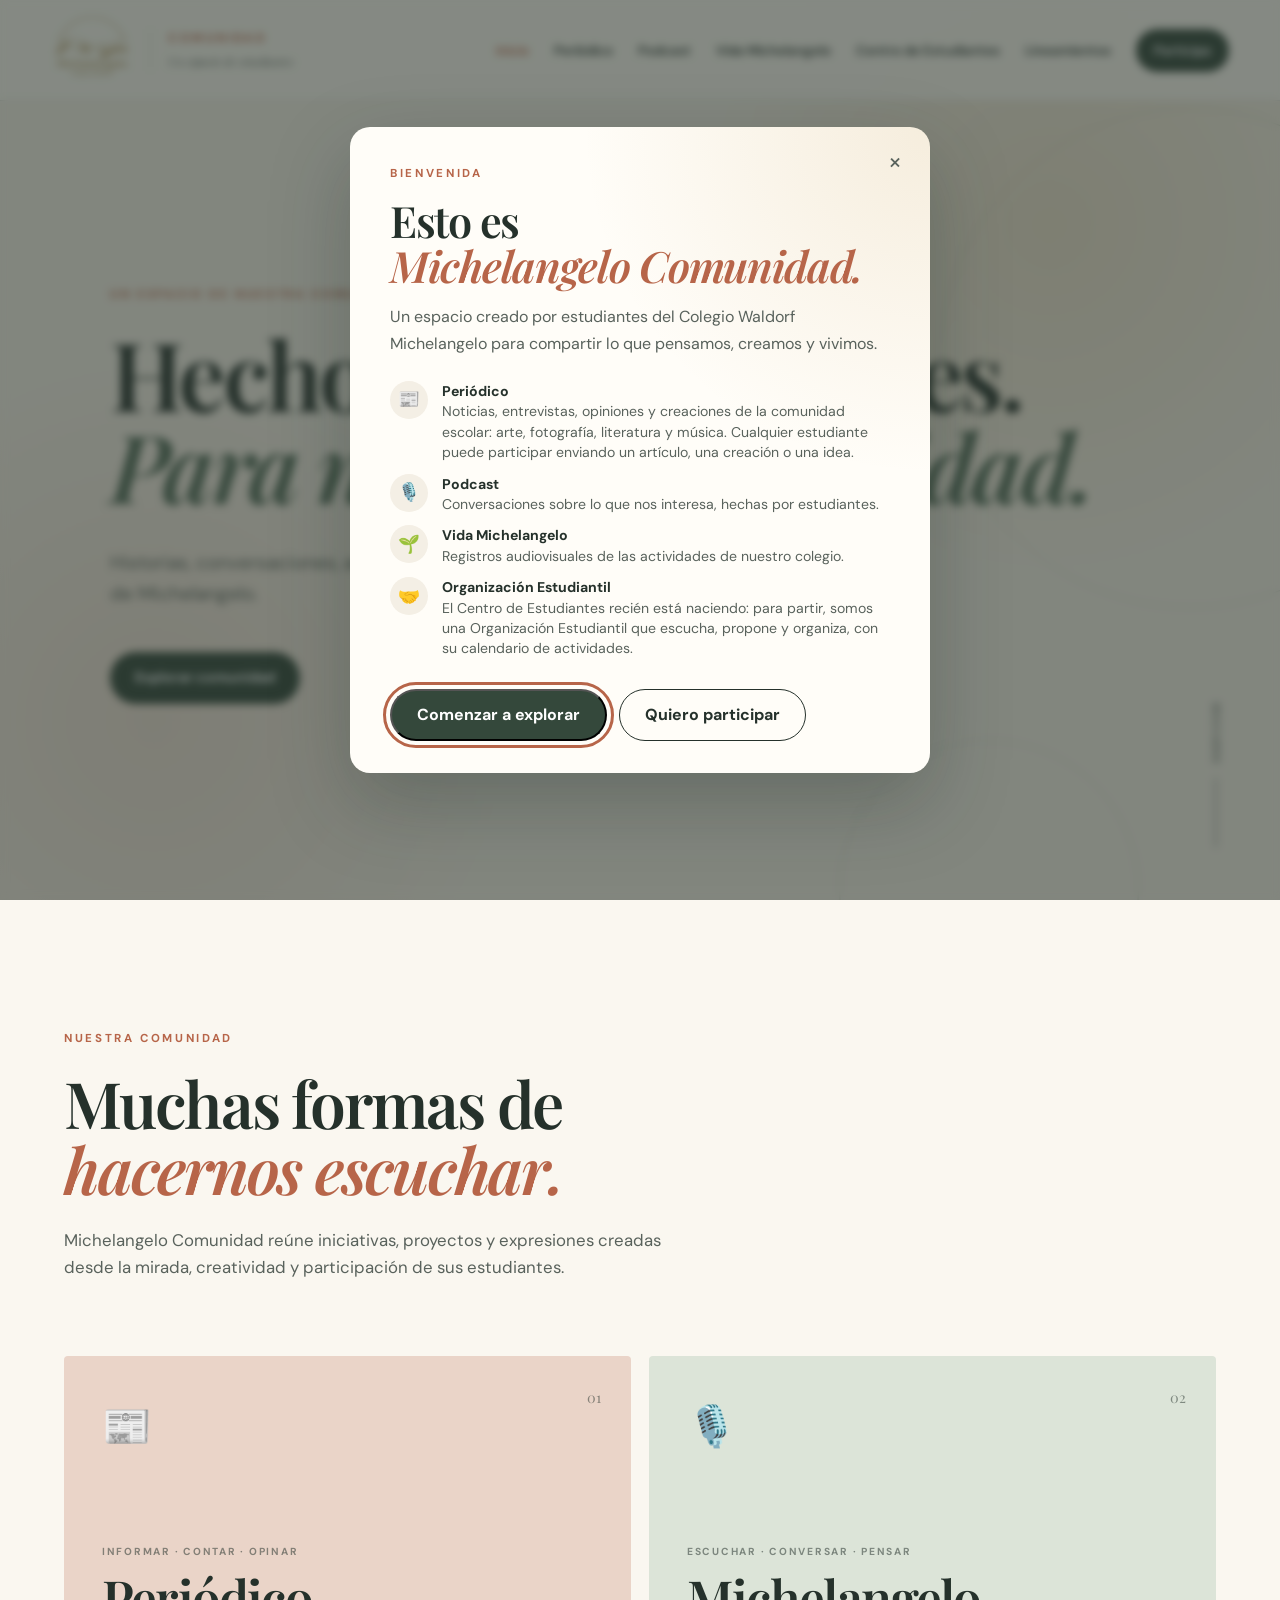
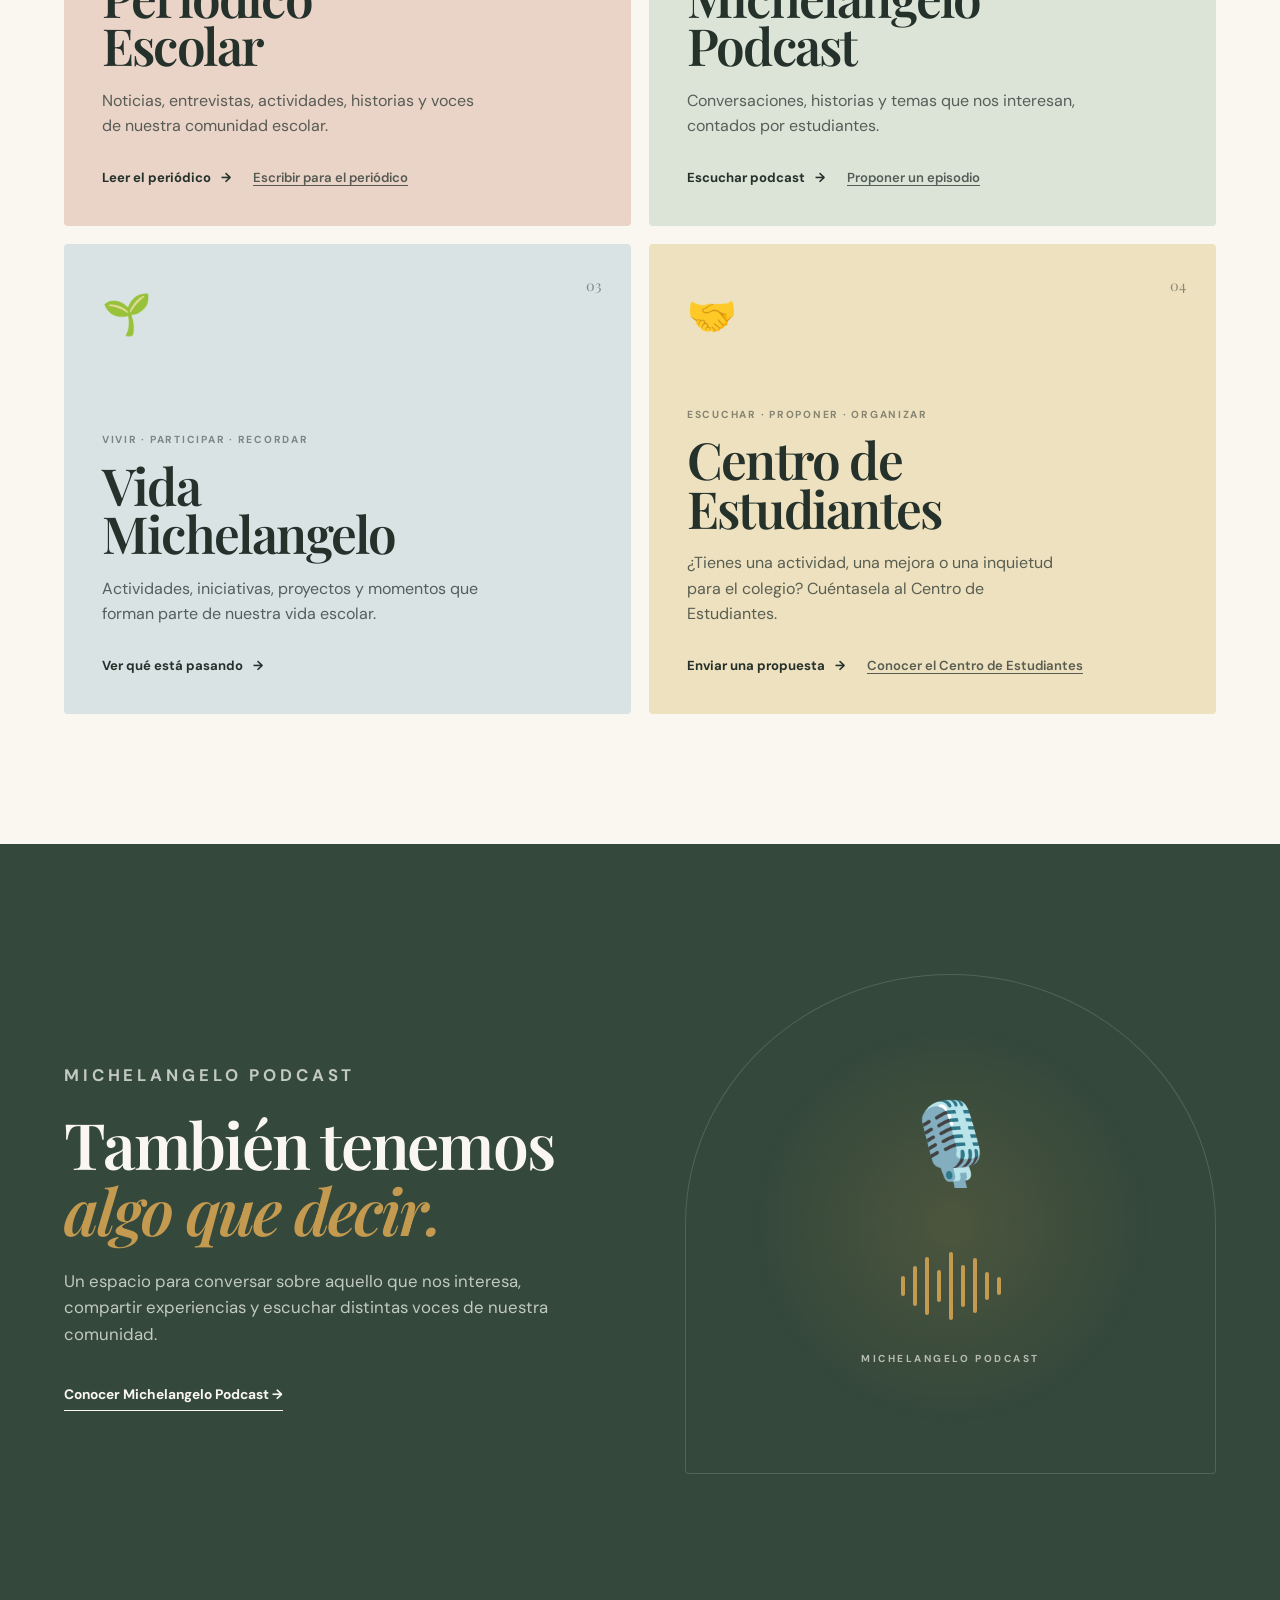
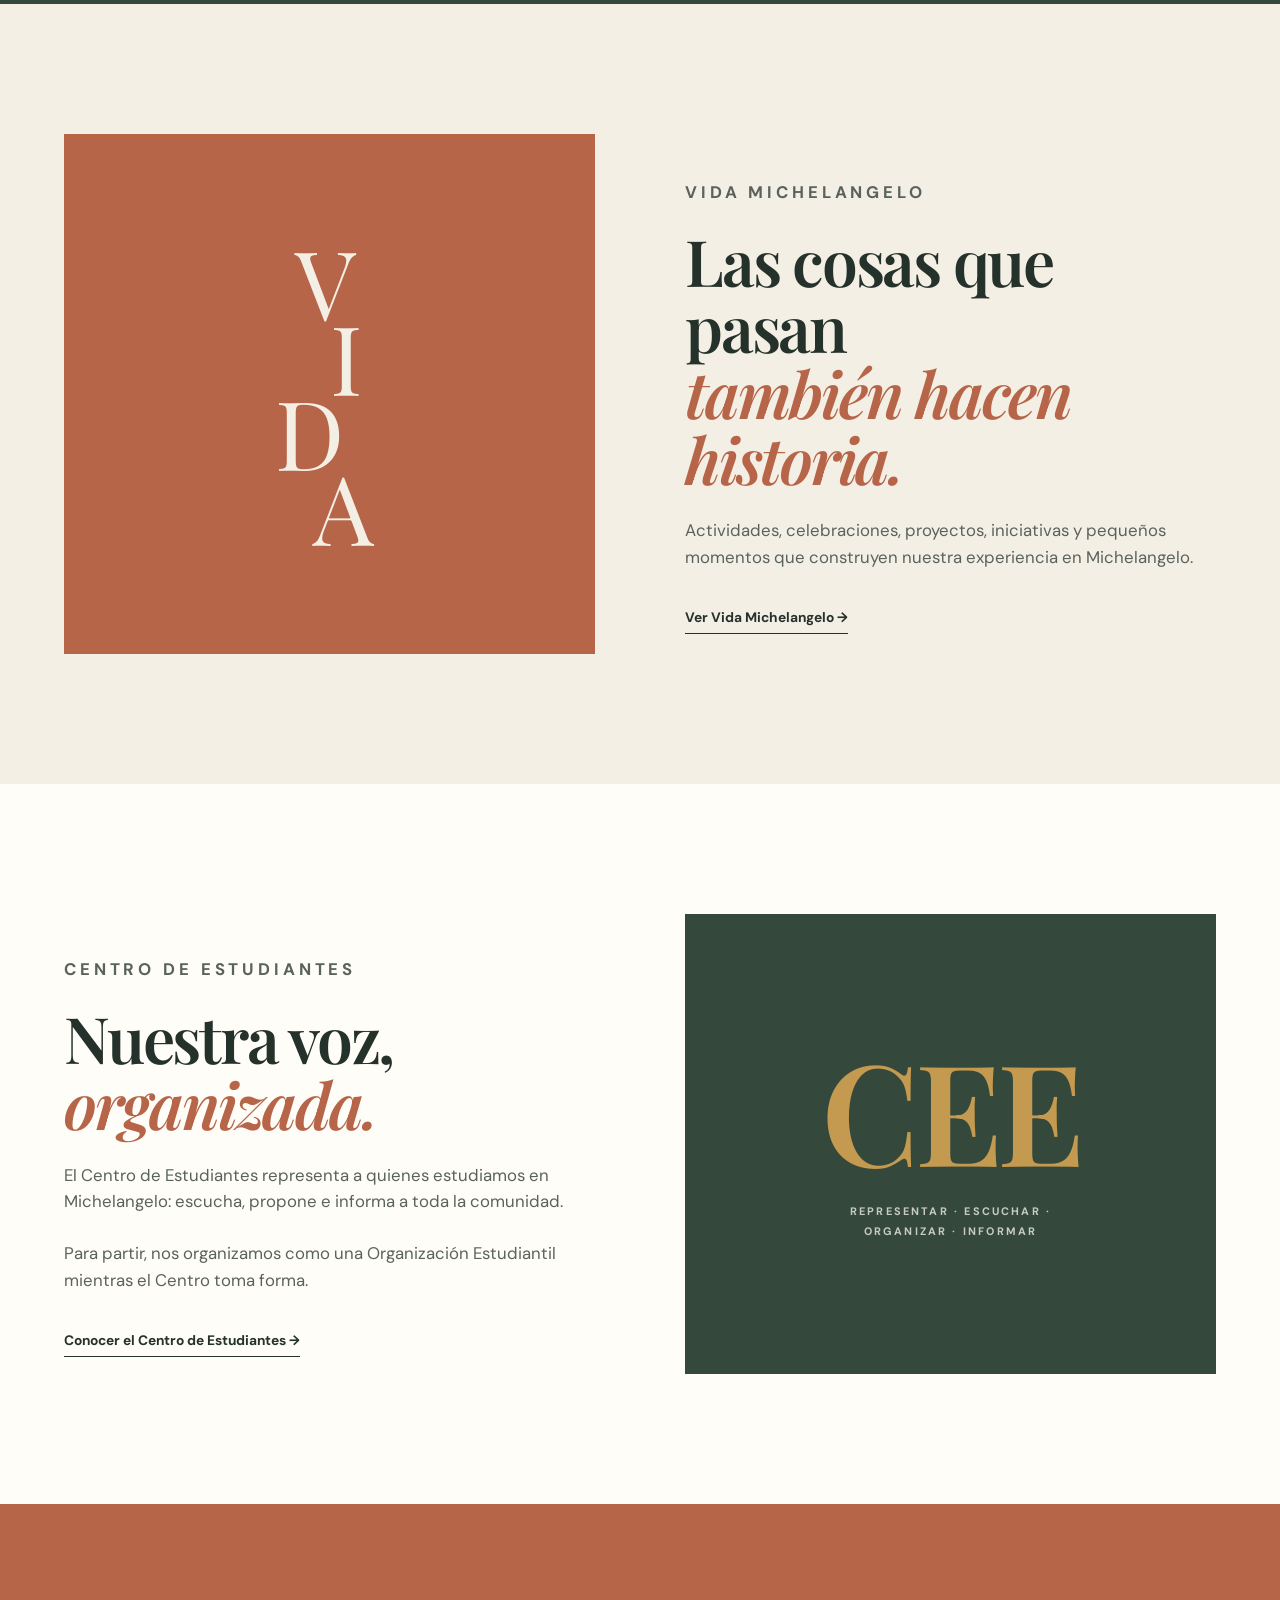
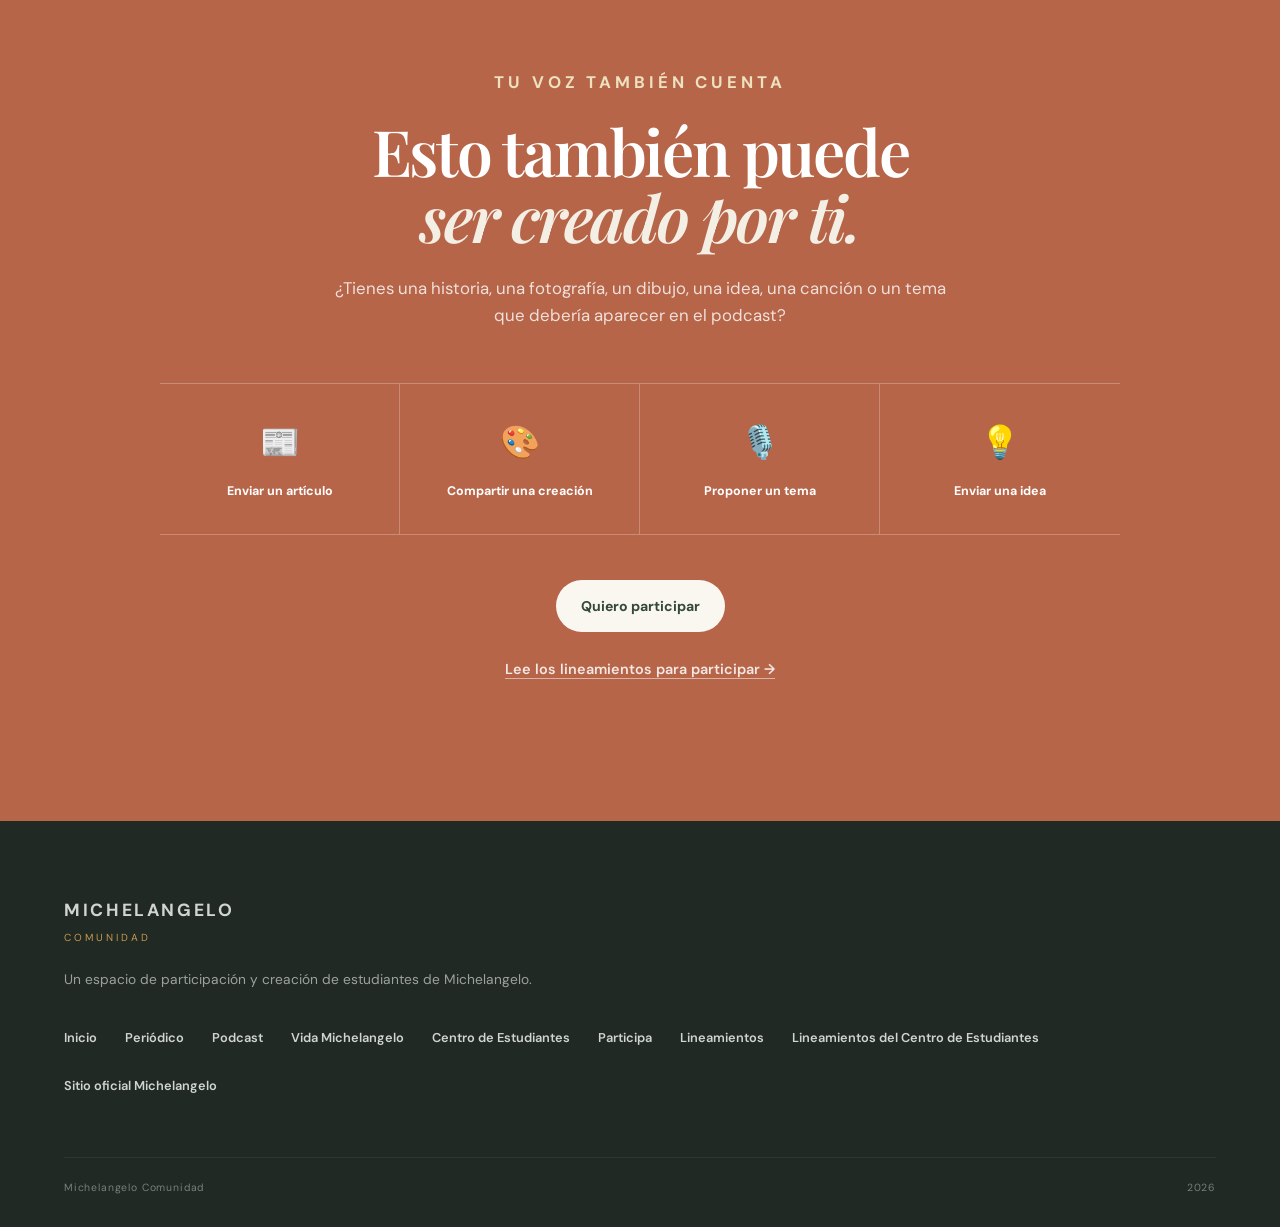
<file: index.html>
<!DOCTYPE html>
<html lang="es">
<head>
  <meta charset="UTF-8">
  <meta name="viewport" content="width=device-width, initial-scale=1.0">

  <title>Michelangelo Comunidad | Voces, ideas y creaciones</title>

  <meta
    name="description"
    content="Un espacio creado por estudiantes de Michelangelo para compartir, crear y participar."
  >

  <!-- FAVICON -->
  <link
    rel="icon"
    type="image/jpeg"
    href="/assets/logo-michelangelo.jpg"
  >

  <!-- ESTILOS -->
  <link rel="stylesheet" href="/css/styles.css">
  <meta name="theme-color" content="#faf7f0">
  <meta property="og:type" content="website">
  <meta property="og:site_name" content="Michelangelo Comunidad">
  <meta property="og:locale" content="es_CL">
  <meta property="og:title" content="Michelangelo Comunidad | Voces, ideas y creaciones">
  <meta property="og:description" content="Un espacio creado por estudiantes de Michelangelo para compartir, crear y participar.">
  <meta property="og:url" content="https://comunidadmichelangelo.vercel.app/">
  <meta property="og:image" content="https://comunidadmichelangelo.vercel.app/assets/logo-michelangelo.jpg">
  <meta name="twitter:card" content="summary">
  <link rel="apple-touch-icon" href="/assets/logo-michelangelo.jpg">
  <link rel="stylesheet" href="/css/comun.css">
</head>

<body>

  <a class="skip-link" href="#contenido">Saltar al contenido principal</a>

  <!-- =====================================================
       HEADER
  ====================================================== -->
  <header class="header" id="inicio">
    <div class="header-container">

      <a
        href="#inicio"
        class="brand"
        aria-label="Michelangelo Comunidad"
      >
        <img
          src="/assets/logo-michelangelo.jpg"
          alt="Michelangelo Colegio Waldorf"
          class="brand-logo"
        >

        <div class="brand-community">
          <span>COMUNIDAD</span>
          <small>Un espacio de estudiantes</small>
        </div>
      </a>

      <button
        class="menu-toggle"
        id="menuToggle"
        aria-label="Abrir menú de navegación"
        aria-controls="mainNav"
        aria-expanded="false"
      >
        <span></span>
        <span></span>
        <span></span>
      </button>

      <nav class="nav" id="mainNav" aria-label="Navegación principal">
        <a href="/" class="active" aria-current="page">Inicio</a>
        <a href="/periodico">Periódico</a>
        <a href="/podcast">Podcast</a>
        <a href="/vida">Vida Michelangelo</a>
        <a href="/centro-estudiantes">Centro de Estudiantes</a>
        <a href="/lineamientos">Lineamientos</a>
        <a href="/participa" class="nav-highlight">Participa</a>
      </nav>

    </div>
  </header>


  <main id="contenido" tabindex="-1">

    <!-- =====================================================
         HERO
    ====================================================== -->
    <section class="hero">

      <div class="hero-decoration hero-decoration-one"></div>
      <div class="hero-decoration hero-decoration-two"></div>

      <div class="hero-content">

        <p class="eyebrow">
          UN ESPACIO DE NUESTRA COMUNIDAD
        </p>

        <h1>
          Hecho por estudiantes.<br>
          <span>Para nuestra comunidad.</span>
        </h1>

        <p class="hero-description">
          Historias, conversaciones, arte, proyectos e ideas
          que nacen dentro de Michelangelo.
        </p>

        <div class="hero-actions">

          <a
            href="#explora"
            class="button button-primary"
          >
            Explorar comunidad
          </a>

        </div>

      </div>

      <div class="scroll-indicator">
        <span>DESCUBRE</span>
        <div class="scroll-line"></div>
      </div>

    </section>


    <!-- =====================================================
         EXPLORA
    ====================================================== -->
    <section class="intro" id="explora">

      <div class="section-container">

        <div class="section-heading">

          <p class="section-label">
            NUESTRA COMUNIDAD
          </p>

          <h2>
            Muchas formas de<br>
            <em>hacernos escuchar.</em>
          </h2>

          <p>
            Michelangelo Comunidad reúne iniciativas,
            proyectos y expresiones creadas desde la mirada,
            creatividad y participación de sus estudiantes.
          </p>

        </div>


        <div class="projects-grid">

          <!-- PERIÓDICO -->
          <article class="project-card newspaper-card">

            <div class="project-number">
              01
            </div>

            <div class="project-icon">
              📰
            </div>

            <div class="project-content">

              <p class="project-category">
                INFORMAR · CONTAR · OPINAR
              </p>

              <h3>
                Periódico<br>
                Escolar
              </h3>

              <p>
                Noticias, entrevistas, actividades,
                historias y voces de nuestra comunidad escolar.
              </p>

              <div class="project-actions">
                <a class="project-link" href="/periodico">
                  Leer el periódico
                  <span>→</span>
                </a>

                <a class="project-participate" href="/participa?tipo=periodico">
                  Escribir para el periódico
                </a>
              </div>

            </div>

          </article>


          <!-- PODCAST -->
          <article class="project-card podcast-card">

            <div class="project-number">
              02
            </div>

            <div class="project-icon">
              🎙️
            </div>

            <div class="project-content">

              <p class="project-category">
                ESCUCHAR · CONVERSAR · PENSAR
              </p>

              <h3>
                Michelangelo<br>
                Podcast
              </h3>

              <p>
                Conversaciones, historias y temas que nos
                interesan, contados por estudiantes.
              </p>

              <div class="project-actions">
                <a class="project-link" href="/podcast">
                  Escuchar podcast
                  <span>→</span>
                </a>

                <a class="project-participate" href="/participa?tipo=podcast">
                  Proponer un episodio
                </a>
              </div>

            </div>

          </article>


          <!-- VIDA MICHELANGELO -->
          <article class="project-card community-card">

            <div class="project-number">
              03
            </div>

            <div class="project-icon">
              🌱
            </div>

            <div class="project-content">

              <p class="project-category">
                VIVIR · PARTICIPAR · RECORDAR
              </p>

              <h3>
                Vida<br>
                Michelangelo
              </h3>

              <p>
                Actividades, iniciativas, proyectos
                y momentos que forman parte de nuestra
                vida escolar.
              </p>

              <div class="project-actions">
                <a class="project-link" href="/vida">
                  Ver qué está pasando
                  <span>→</span>
                </a>
              </div>

            </div>

          </article>


          <!-- CENTRO DE ESTUDIANTES -->
          <article class="project-card center-card">

            <div class="project-number">
              04
            </div>

            <div class="project-icon">
              🤝
            </div>

            <div class="project-content">

              <p class="project-category">
                ESCUCHAR · PROPONER · ORGANIZAR
              </p>

              <h3>
                Centro de<br>
                Estudiantes
              </h3>

              <p>
                ¿Tienes una actividad, una mejora o una
                inquietud para el colegio? Cuéntasela
                al Centro de Estudiantes.
              </p>

              <div class="project-actions">
                <a class="project-link" href="/participa?tipo=centro">
                  Enviar una propuesta
                  <span>→</span>
                </a>

                <a class="project-participate" href="/centro-estudiantes">
                  Conocer el Centro de Estudiantes
                </a>
              </div>

            </div>

          </article>

        </div>

      </div>

    </section>


    <!-- =====================================================
         PODCAST
    ====================================================== -->
    <section
      class="feature-section podcast-section"
      id="podcast"
    >

      <div class="section-container feature-layout">

        <div class="feature-text">

          <p class="section-label">
            MICHELANGELO PODCAST
          </p>

          <h2>
            También tenemos<br>
            <em>algo que decir.</em>
          </h2>

          <p>
            Un espacio para conversar sobre aquello
            que nos interesa, compartir experiencias
            y escuchar distintas voces de nuestra comunidad.
          </p>

          <a
            href="/podcast"
            class="text-link"
          >
            Conocer Michelangelo Podcast →
          </a>

        </div>


        <div class="podcast-visual">

          <div class="microphone">
            🎙️
          </div>

          <div
            class="sound-wave"
            aria-hidden="true"
          >
            <span></span>
            <span></span>
            <span></span>
            <span></span>
            <span></span>
            <span></span>
            <span></span>
            <span></span>
            <span></span>
          </div>

          <p>
            MICHELANGELO PODCAST
          </p>

        </div>

      </div>

    </section>


    <!-- =====================================================
         VIDA MICHELANGELO
    ====================================================== -->
    <section
      class="feature-section life-section"
      id="vida"
    >

      <div class="section-container feature-layout">

        <div class="life-visual">

          <div class="life-word">
            <span>V</span>
            <span>I</span>
            <span>D</span>
            <span>A</span>
          </div>

        </div>


        <div class="feature-text">

          <p class="section-label">
            VIDA MICHELANGELO
          </p>

          <h2>
            Las cosas que pasan<br>
            <em>también hacen historia.</em>
          </h2>

          <p>
            Actividades, celebraciones, proyectos,
            iniciativas y pequeños momentos que construyen
            nuestra experiencia en Michelangelo.
          </p>

          <a
            href="/vida"
            class="text-link"
          >
            Ver Vida Michelangelo →
          </a>

        </div>

      </div>

    </section>


    <!-- =====================================================
         CENTRO DE ESTUDIANTES
    ====================================================== -->
    <section
      class="feature-section center-section"
      id="centro-estudiantes"
    >

      <div class="section-container feature-layout">

        <div class="feature-text">

          <p class="section-label">
            CENTRO DE ESTUDIANTES
          </p>

          <h2>
            Nuestra voz,<br>
            <em>organizada.</em>
          </h2>

          <p>
            El Centro de Estudiantes representa a quienes
            estudiamos en Michelangelo: escucha, propone
            e informa a toda la comunidad.
          </p>

          <p>
            Para partir, nos organizamos como una
            Organización Estudiantil mientras el Centro
            toma forma.
          </p>

          <a
            href="/centro-estudiantes"
            class="text-link"
          >
            Conocer el Centro de Estudiantes →
          </a>

        </div>


        <div class="center-visual" aria-hidden="true">

          <strong>CEE</strong>

          <span>REPRESENTAR · ESCUCHAR · ORGANIZAR · INFORMAR</span>

        </div>

      </div>

    </section>


    <!-- =====================================================
         PARTICIPA
    ====================================================== -->
    <section
      class="participate"
      id="participa"
    >

      <div class="participate-inner">

        <p class="section-label">
          TU VOZ TAMBIÉN CUENTA
        </p>

        <h2>
          Esto también puede<br>
          <em>ser creado por ti.</em>
        </h2>

        <p>
          ¿Tienes una historia, una fotografía,
          un dibujo, una idea, una canción o un tema
          que debería aparecer en el podcast?
        </p>


        <div class="participate-options">

          <a href="/participa">
            <span>📰</span>
            Enviar un artículo
          </a>

          <a href="/participa">
            <span>🎨</span>
            Compartir una creación
          </a>

          <a href="/participa">
            <span>🎙️</span>
            Proponer un tema
          </a>

          <a href="/participa">
            <span>💡</span>
            Enviar una idea
          </a>

        </div>


        <a
          href="/participa"
          class="button button-light"
        >
          Quiero participar
        </a>

        <a
          href="/lineamientos"
          class="participate-guidelines"
        >
          Lee los lineamientos para participar →
        </a>

      </div>

    </section>

  </main>


  <!-- =====================================================
       FOOTER
  ====================================================== -->
  <footer class="footer">

    <div class="footer-container">

      <div class="footer-brand">

        <strong>
          MICHELANGELO
        </strong>

        <span>
          COMUNIDAD
        </span>

      </div>


      <p>
        Un espacio de participación y creación
        de estudiantes de Michelangelo.
      </p>


      <div class="footer-links">
        <a href="/">Inicio</a>
        <a href="/periodico">Periódico</a>
        <a href="/podcast">Podcast</a>
        <a href="/vida">Vida Michelangelo</a>
        <a href="/centro-estudiantes">Centro de Estudiantes</a>
        <a href="/participa">Participa</a>
        <a href="/lineamientos">Lineamientos</a>
        <a href="/lineamientos#centro-estudiantes">Lineamientos del Centro de Estudiantes</a>
        <a href="https://michelangelo.cl/" target="_blank" rel="noopener noreferrer">Sitio oficial Michelangelo</a>
      </div>


      <div class="footer-bottom">

        <span>
          Michelangelo Comunidad
        </span>

        <span id="currentYear"></span>

      </div>

    </div>

  </footer>


  <script src="/js/app.js"></script>

</body>
</html>
</file>
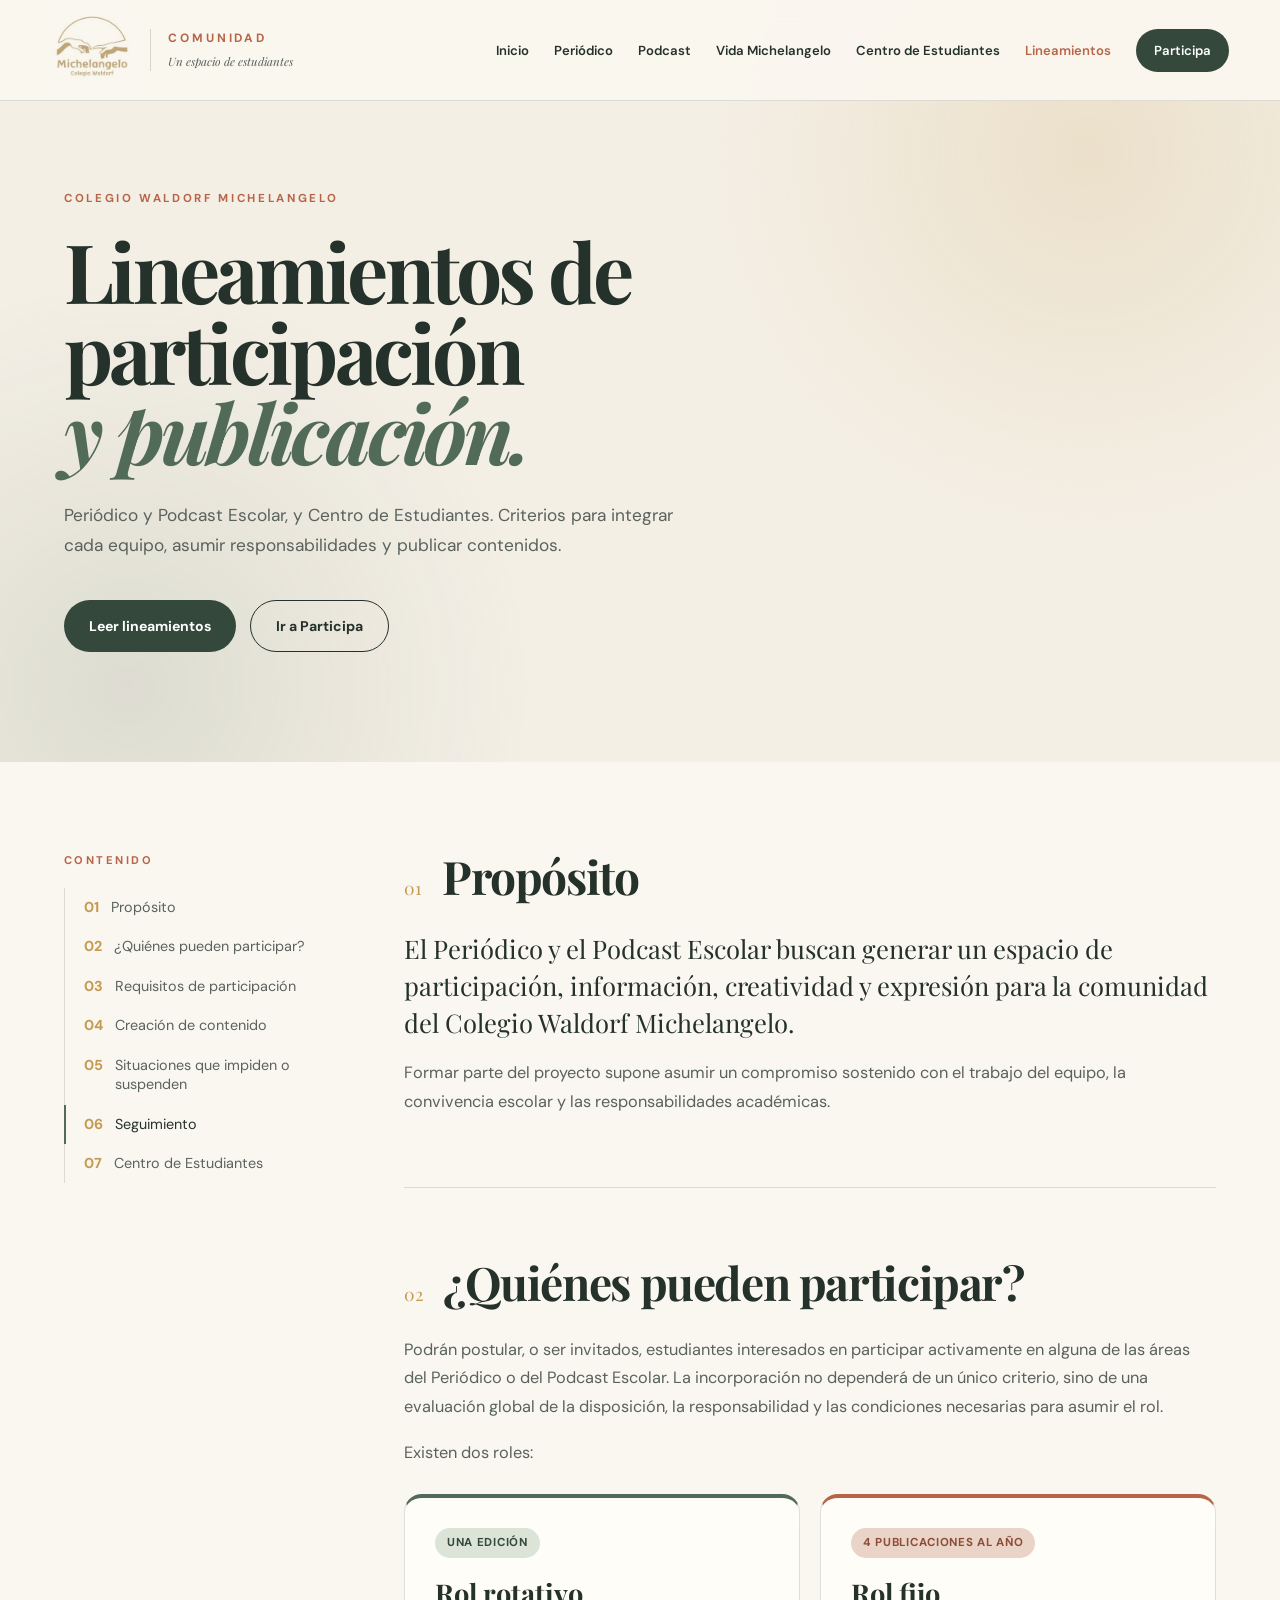
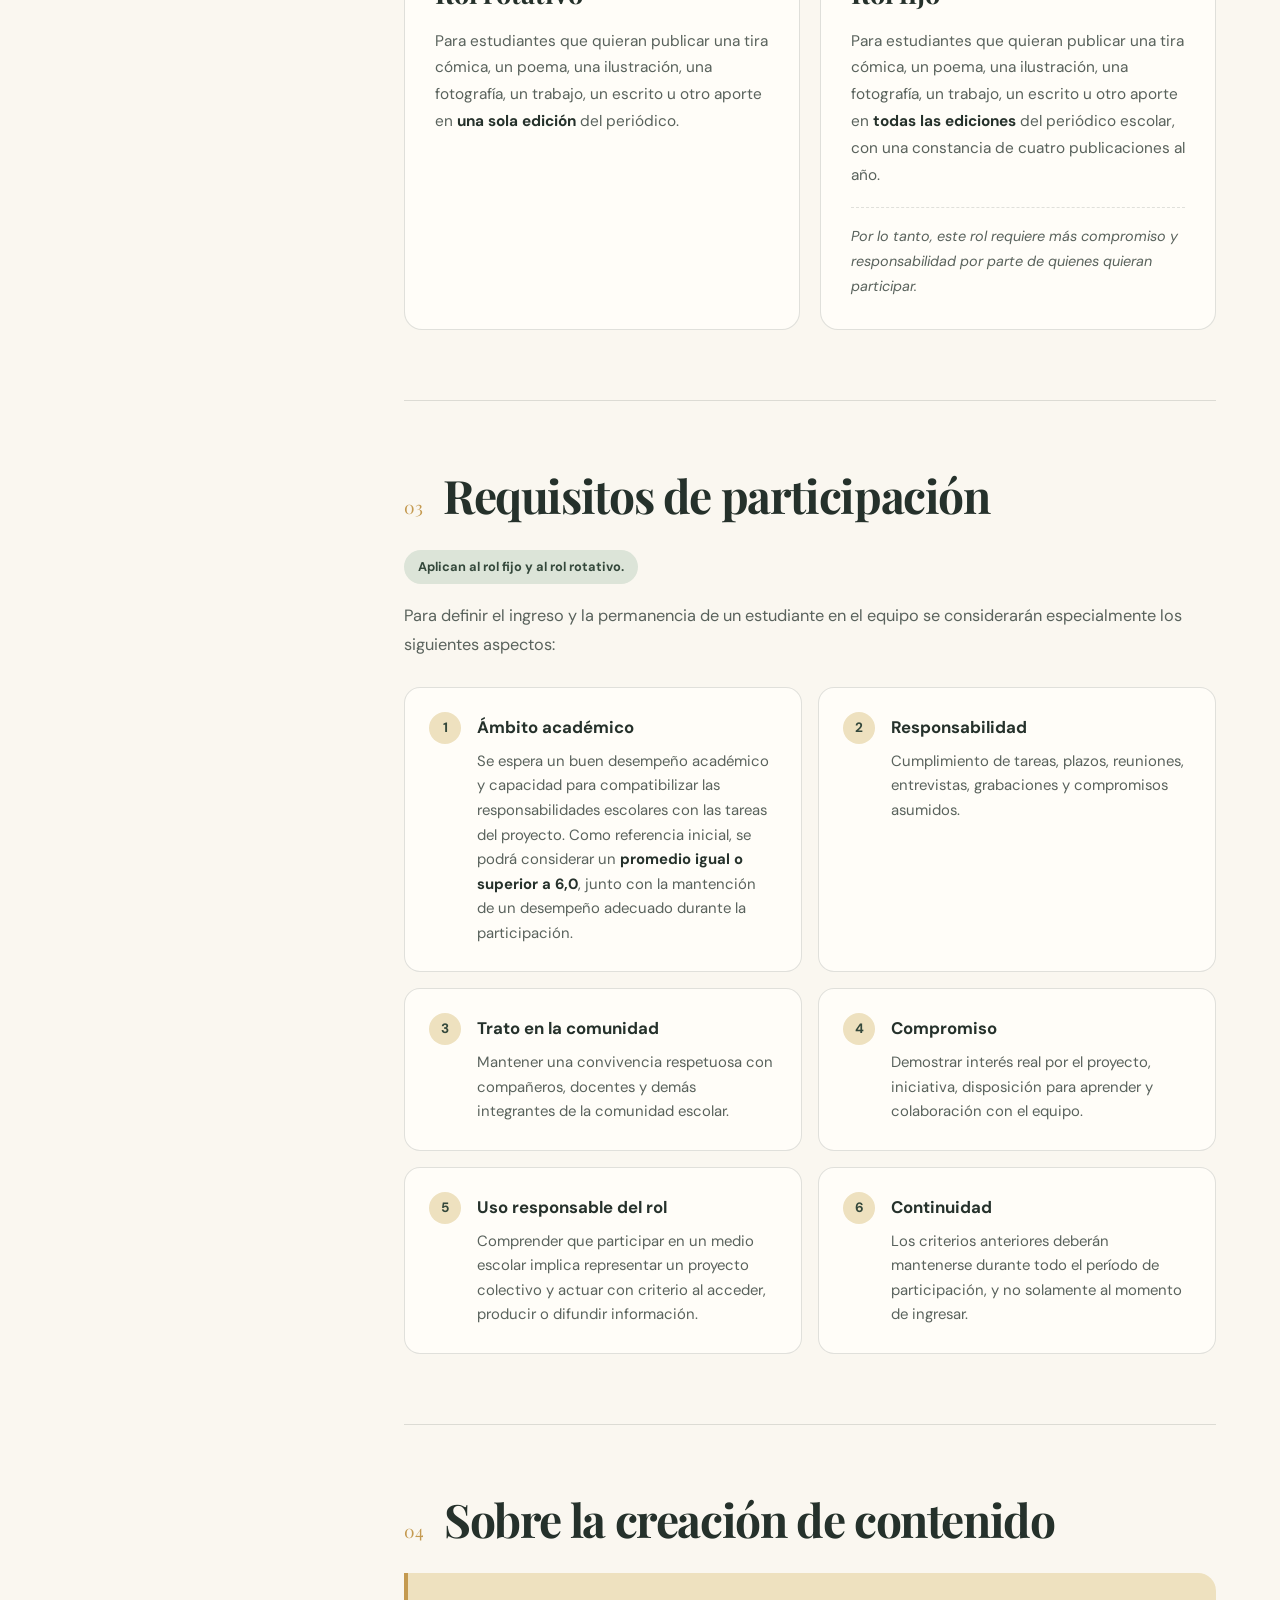
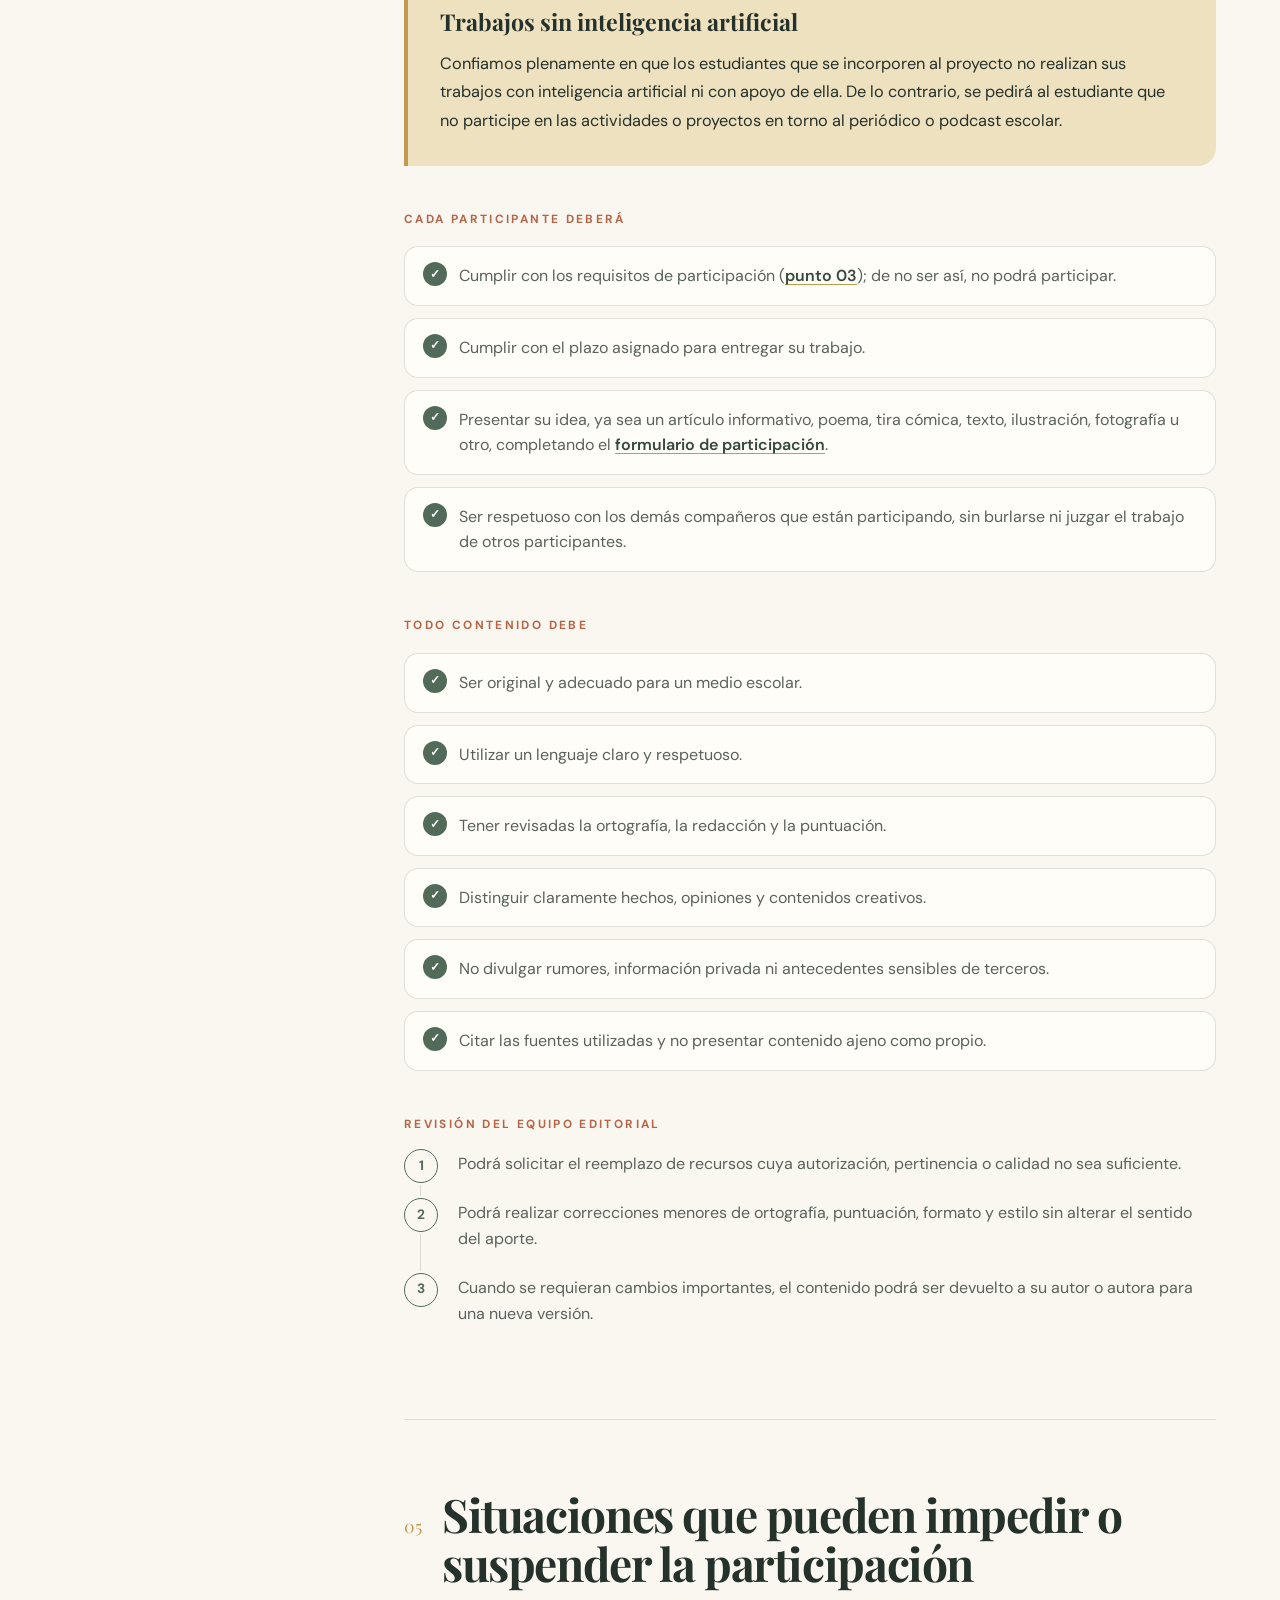
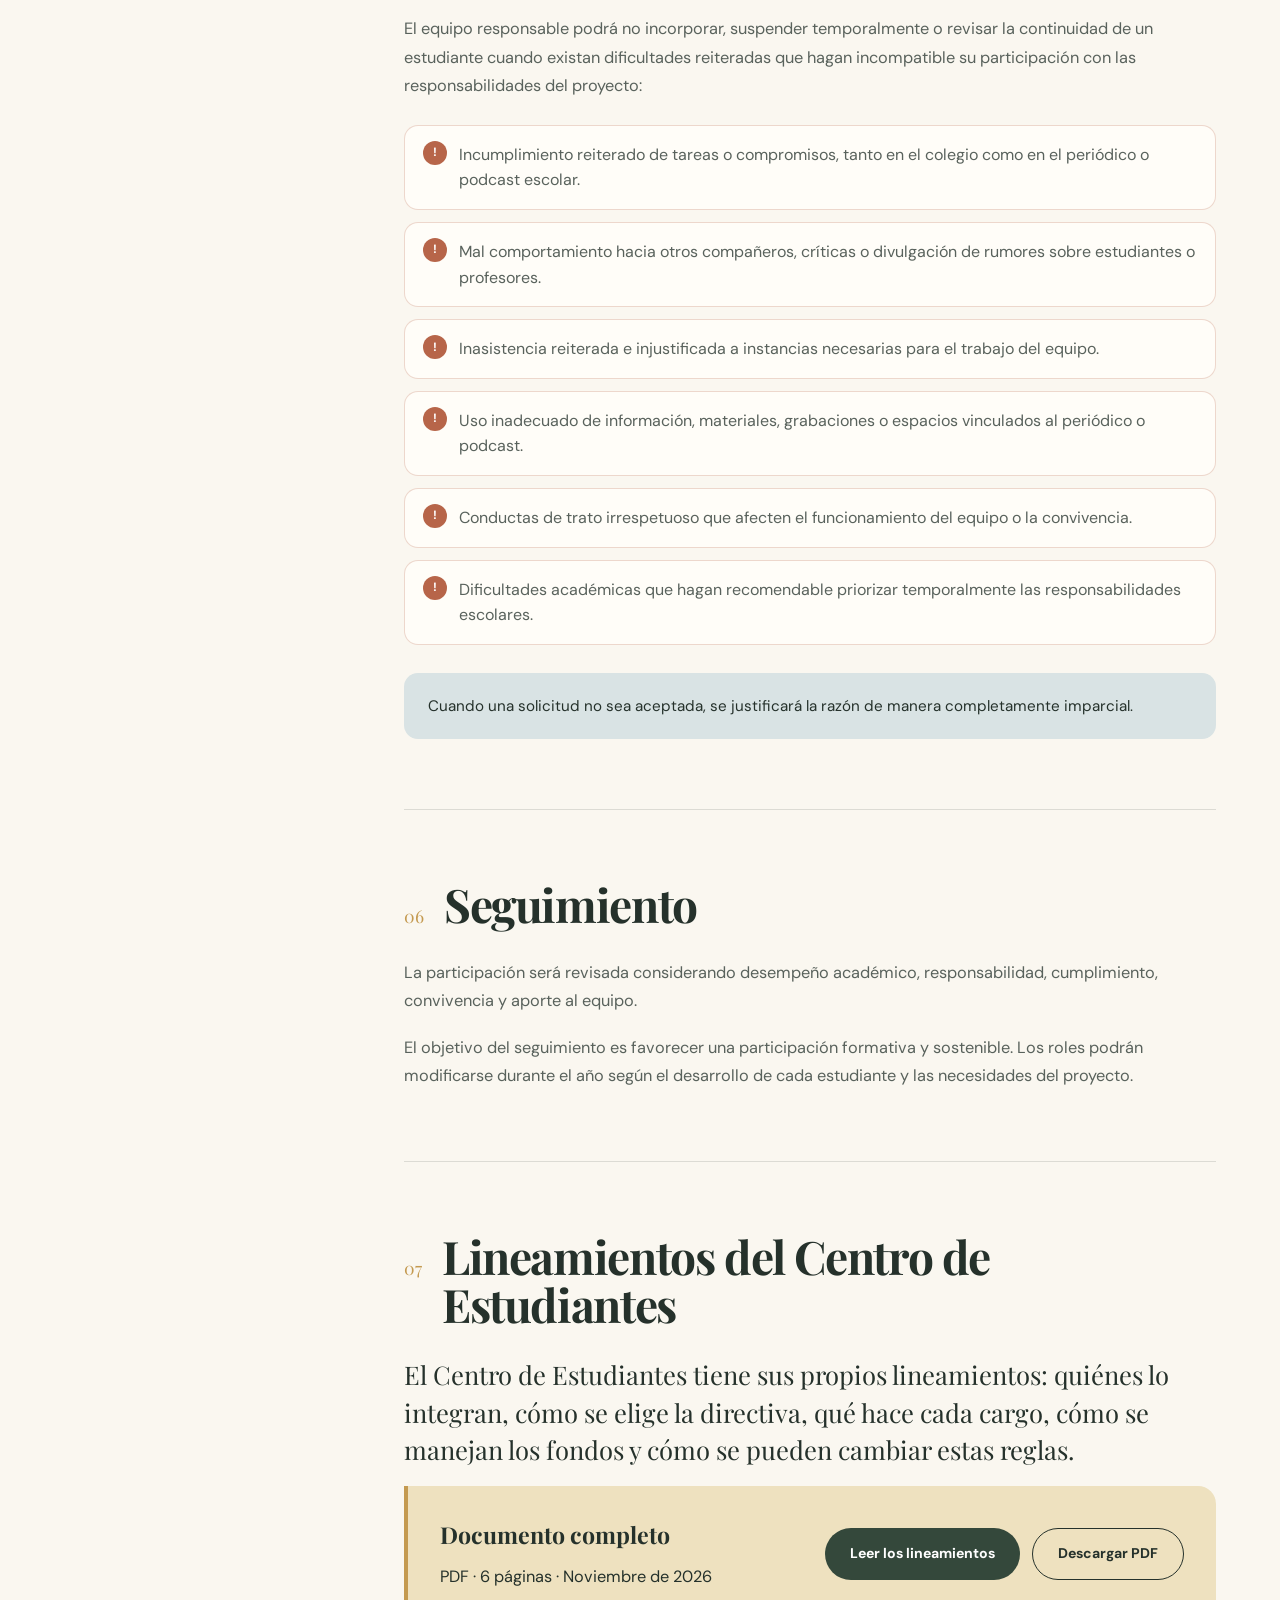
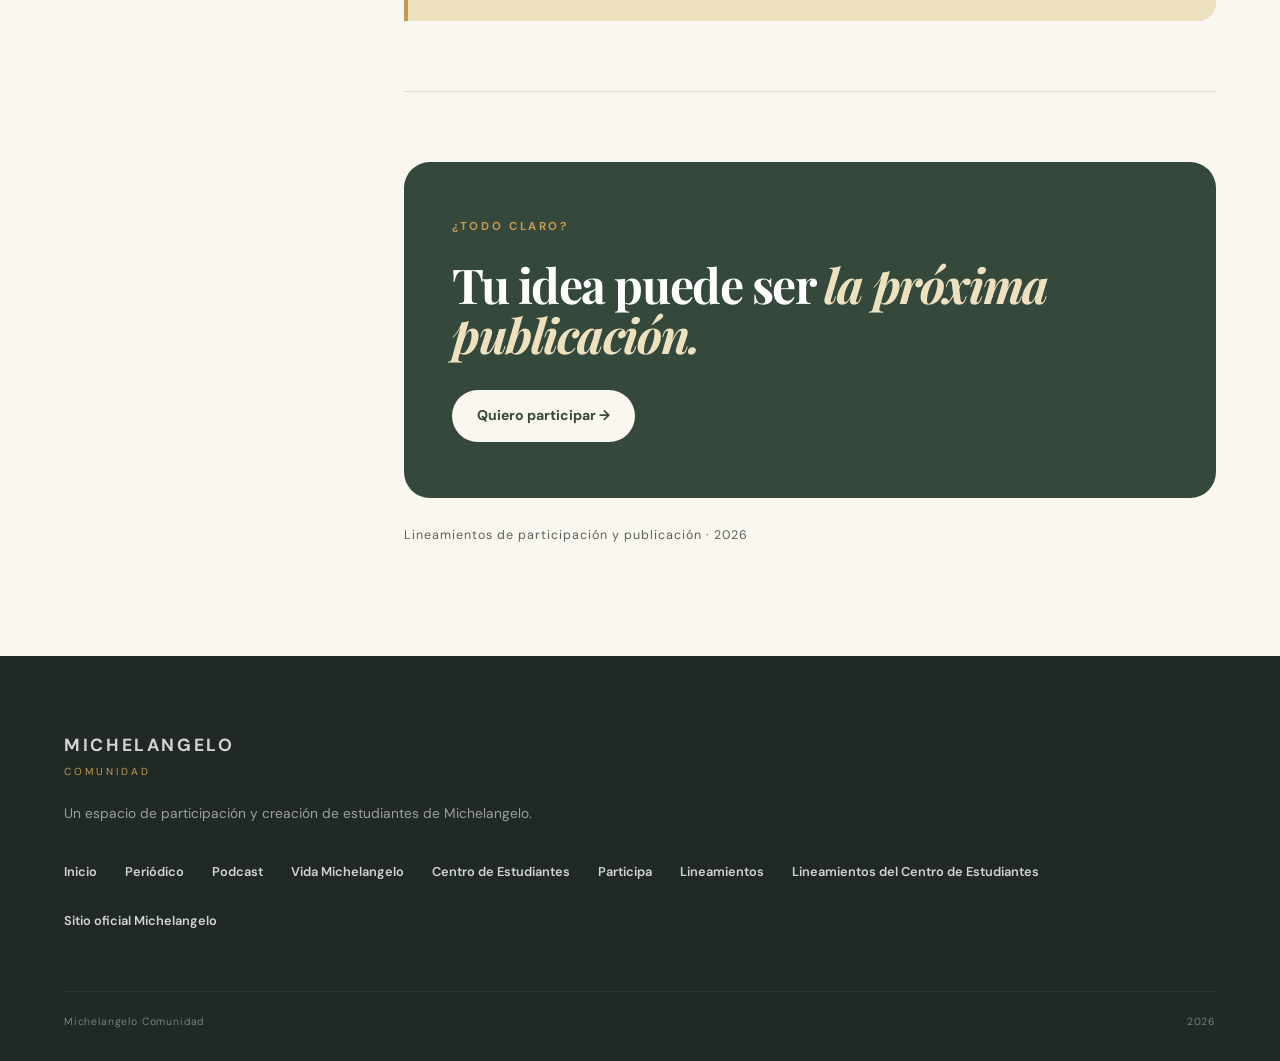
<file: lineamientos/index.html>
<!DOCTYPE html>
<html lang="es">
<head>
  <meta charset="UTF-8">
  <meta name="viewport" content="width=device-width, initial-scale=1.0">
  <title>Lineamientos para participar | Michelangelo Comunidad</title>
  <meta
    name="description"
    content="Lineamientos de participación y publicación del Periódico y Podcast Escolar del Colegio Waldorf Michelangelo."
  >
  <link rel="icon" type="image/jpeg" href="/assets/logo-michelangelo.jpg">
  <link rel="stylesheet" href="/css/styles.css">
  <link rel="stylesheet" href="/lineamientos/lineamientos.css">
  <meta name="theme-color" content="#faf7f0">
  <meta property="og:type" content="website">
  <meta property="og:site_name" content="Michelangelo Comunidad">
  <meta property="og:locale" content="es_CL">
  <meta property="og:title" content="Lineamientos para participar | Michelangelo Comunidad">
  <meta property="og:description" content="Lineamientos de participación y publicación del Periódico y Podcast Escolar del Colegio Waldorf Michelangelo.">
  <meta property="og:url" content="https://comunidadmichelangelo.vercel.app/lineamientos">
  <meta property="og:image" content="https://comunidadmichelangelo.vercel.app/assets/logo-michelangelo.jpg">
  <meta name="twitter:card" content="summary">
  <link rel="apple-touch-icon" href="/assets/logo-michelangelo.jpg">
  <link rel="stylesheet" href="/css/comun.css">
</head>
<body>

  <a class="skip-link" href="#contenido">Saltar al contenido principal</a>

  <!-- =====================================================
       HEADER
  ====================================================== -->

  <header class="header">
    <div class="header-container">
      <a href="/" class="brand" aria-label="Michelangelo Comunidad">
        <img src="/assets/logo-michelangelo.jpg" alt="Michelangelo Colegio Waldorf" class="brand-logo">
        <div class="brand-community">
          <span>COMUNIDAD</span>
          <small>Un espacio de estudiantes</small>
        </div>
      </a>

      <button
        class="menu-toggle"
        id="menuToggle"
        aria-label="Abrir menú de navegación"
        aria-controls="mainNav"
        aria-expanded="false"
      >
        <span></span>
        <span></span>
        <span></span>
      </button>

      <nav class="nav" id="mainNav" aria-label="Navegación principal">
        <a href="/">Inicio</a>
        <a href="/periodico">Periódico</a>
        <a href="/podcast">Podcast</a>
        <a href="/vida">Vida Michelangelo</a>
        <a href="/centro-estudiantes">Centro de Estudiantes</a>
        <a href="/lineamientos" class="active" aria-current="page">Lineamientos</a>
        <a href="/participa" class="nav-highlight">Participa</a>
      </nav>
    </div>
  </header>

  <main id="contenido">

    <!-- =====================================================
         HERO
    ====================================================== -->

    <section class="guide-hero">
      <div class="guide-hero-inner">
        <p class="eyebrow">COLEGIO WALDORF MICHELANGELO</p>

        <h1>
          Lineamientos de participación
          <em>y publicación.</em>
        </h1>

        <p class="guide-hero-lead">
          Periódico y Podcast Escolar, y Centro de Estudiantes. Criterios
          para integrar cada equipo, asumir responsabilidades y publicar
          contenidos.
        </p>

        <div class="guide-hero-actions">
          <a href="#proposito" class="button button-primary">Leer lineamientos</a>
          <a href="/participa" class="button button-secondary">Ir a Participa</a>
        </div>
      </div>
    </section>

    <!-- =====================================================
         CONTENIDO
    ====================================================== -->

    <div class="guide-layout">

      <aside class="guide-toc" aria-label="Índice de lineamientos">
        <p class="guide-toc-title">Contenido</p>
        <ol>
          <li><a href="#proposito"><span>01</span> Propósito</a></li>
          <li><a href="#quienes"><span>02</span> ¿Quiénes pueden participar?</a></li>
          <li><a href="#requisitos"><span>03</span> Requisitos de participación</a></li>
          <li><a href="#contenido-creacion"><span>04</span> Creación de contenido</a></li>
          <li><a href="#situaciones"><span>05</span> Situaciones que impiden o suspenden</a></li>
          <li><a href="#seguimiento"><span>06</span> Seguimiento</a></li>
          <li><a href="#centro-estudiantes"><span>07</span> Centro de Estudiantes</a></li>
        </ol>
      </aside>

      <div class="guide-content">

        <!-- 01 PROPÓSITO -->
        <section class="guide-section" id="proposito">
          <header class="guide-section-heading">
            <span class="guide-number">01</span>
            <h2>Propósito</h2>
          </header>

          <p class="guide-lead">
            El Periódico y el Podcast Escolar buscan generar un espacio de
            participación, información, creatividad y expresión para la
            comunidad del Colegio Waldorf Michelangelo.
          </p>
          <p>
            Formar parte del proyecto supone asumir un compromiso sostenido
            con el trabajo del equipo, la convivencia escolar y las
            responsabilidades académicas.
          </p>
        </section>

        <!-- 02 QUIÉNES -->
        <section class="guide-section" id="quienes">
          <header class="guide-section-heading">
            <span class="guide-number">02</span>
            <h2>¿Quiénes pueden participar?</h2>
          </header>

          <p>
            Podrán postular, o ser invitados, estudiantes interesados en
            participar activamente en alguna de las áreas del Periódico o del
            Podcast Escolar. La incorporación no dependerá de un único
            criterio, sino de una evaluación global de la disposición, la
            responsabilidad y las condiciones necesarias para asumir el rol.
          </p>
          <p>Existen dos roles:</p>

          <div class="role-grid">
            <article class="role-card role-rotativo">
              <p class="role-tag">Una edición</p>
              <h3>Rol rotativo</h3>
              <p>
                Para estudiantes que quieran publicar una tira cómica, un
                poema, una ilustración, una fotografía, un trabajo, un escrito
                u otro aporte en <strong>una sola edición</strong> del periódico.
              </p>
            </article>

            <article class="role-card role-fijo">
              <p class="role-tag">4 publicaciones al año</p>
              <h3>Rol fijo</h3>
              <p>
                Para estudiantes que quieran publicar una tira cómica, un
                poema, una ilustración, una fotografía, un trabajo, un escrito
                u otro aporte en <strong>todas las ediciones</strong> del
                periódico escolar, con una constancia de cuatro publicaciones
                al año.
              </p>
              <p class="role-note">
                Por lo tanto, este rol requiere más compromiso y
                responsabilidad por parte de quienes quieran participar.
              </p>
            </article>
          </div>
        </section>

        <!-- 03 REQUISITOS -->
        <section class="guide-section" id="requisitos">
          <header class="guide-section-heading">
            <span class="guide-number">03</span>
            <h2>Requisitos de participación</h2>
          </header>

          <p class="guide-kicker">Aplican al rol fijo y al rol rotativo.</p>
          <p>
            Para definir el ingreso y la permanencia de un estudiante en el
            equipo se considerarán especialmente los siguientes aspectos:
          </p>

          <div class="requirement-grid">
            <article class="requirement">
              <h3>Ámbito académico</h3>
              <p>
                Se espera un buen desempeño académico y capacidad para
                compatibilizar las responsabilidades escolares con las tareas
                del proyecto. Como referencia inicial, se podrá considerar un
                <strong>promedio igual o superior a 6,0</strong>, junto con la
                mantención de un desempeño adecuado durante la participación.
              </p>
            </article>

            <article class="requirement">
              <h3>Responsabilidad</h3>
              <p>
                Cumplimiento de tareas, plazos, reuniones, entrevistas,
                grabaciones y compromisos asumidos.
              </p>
            </article>

            <article class="requirement">
              <h3>Trato en la comunidad</h3>
              <p>
                Mantener una convivencia respetuosa con compañeros, docentes y
                demás integrantes de la comunidad escolar.
              </p>
            </article>

            <article class="requirement">
              <h3>Compromiso</h3>
              <p>
                Demostrar interés real por el proyecto, iniciativa,
                disposición para aprender y colaboración con el equipo.
              </p>
            </article>

            <article class="requirement">
              <h3>Uso responsable del rol</h3>
              <p>
                Comprender que participar en un medio escolar implica
                representar un proyecto colectivo y actuar con criterio al
                acceder, producir o difundir información.
              </p>
            </article>

            <article class="requirement">
              <h3>Continuidad</h3>
              <p>
                Los criterios anteriores deberán mantenerse durante todo el
                período de participación, y no solamente al momento de
                ingresar.
              </p>
            </article>
          </div>
        </section>

        <!-- 04 CREACIÓN DE CONTENIDO -->
        <section class="guide-section" id="contenido-creacion">
          <header class="guide-section-heading">
            <span class="guide-number">04</span>
            <h2>Sobre la creación de contenido</h2>
          </header>

          <div class="guide-callout">
            <h3>Trabajos sin inteligencia artificial</h3>
            <p>
              Confiamos plenamente en que los estudiantes que se incorporen al
              proyecto no realizan sus trabajos con inteligencia artificial ni
              con apoyo de ella. De lo contrario, se pedirá al estudiante que
              no participe en las actividades o proyectos en torno al
              periódico o podcast escolar.
            </p>
          </div>

          <h3 class="guide-subheading">Cada participante deberá</h3>
          <ul class="check-list">
            <li>
              Cumplir con los requisitos de participación
              (<a href="#requisitos">punto 03</a>); de no ser así, no podrá
              participar.
            </li>
            <li>Cumplir con el plazo asignado para entregar su trabajo.</li>
            <li>
              Presentar su idea, ya sea un artículo informativo, poema, tira
              cómica, texto, ilustración, fotografía u otro, completando el
              <a href="/participa">formulario de participación</a>.
            </li>
            <li>
              Ser respetuoso con los demás compañeros que están participando,
              sin burlarse ni juzgar el trabajo de otros participantes.
            </li>
          </ul>

          <h3 class="guide-subheading">Todo contenido debe</h3>
          <ul class="check-list">
            <li>Ser original y adecuado para un medio escolar.</li>
            <li>Utilizar un lenguaje claro y respetuoso.</li>
            <li>Tener revisadas la ortografía, la redacción y la puntuación.</li>
            <li>Distinguir claramente hechos, opiniones y contenidos creativos.</li>
            <li>No divulgar rumores, información privada ni antecedentes sensibles de terceros.</li>
            <li>Citar las fuentes utilizadas y no presentar contenido ajeno como propio.</li>
          </ul>

          <h3 class="guide-subheading">Revisión del equipo editorial</h3>
          <ol class="step-list">
            <li>
              Podrá solicitar el reemplazo de recursos cuya autorización,
              pertinencia o calidad no sea suficiente.
            </li>
            <li>
              Podrá realizar correcciones menores de ortografía, puntuación,
              formato y estilo sin alterar el sentido del aporte.
            </li>
            <li>
              Cuando se requieran cambios importantes, el contenido podrá ser
              devuelto a su autor o autora para una nueva versión.
            </li>
          </ol>
        </section>

        <!-- 05 SITUACIONES -->
        <section class="guide-section" id="situaciones">
          <header class="guide-section-heading">
            <span class="guide-number">05</span>
            <h2>Situaciones que pueden impedir o suspender la participación</h2>
          </header>

          <p>
            El equipo responsable podrá no incorporar, suspender temporalmente
            o revisar la continuidad de un estudiante cuando existan
            dificultades reiteradas que hagan incompatible su participación
            con las responsabilidades del proyecto:
          </p>

          <ul class="warning-list">
            <li>
              Incumplimiento reiterado de tareas o compromisos, tanto en el
              colegio como en el periódico o podcast escolar.
            </li>
            <li>
              Mal comportamiento hacia otros compañeros, críticas o divulgación
              de rumores sobre estudiantes o profesores.
            </li>
            <li>
              Inasistencia reiterada e injustificada a instancias necesarias
              para el trabajo del equipo.
            </li>
            <li>
              Uso inadecuado de información, materiales, grabaciones o espacios
              vinculados al periódico o podcast.
            </li>
            <li>
              Conductas de trato irrespetuoso que afecten el funcionamiento del
              equipo o la convivencia.
            </li>
            <li>
              Dificultades académicas que hagan recomendable priorizar
              temporalmente las responsabilidades escolares.
            </li>
          </ul>

          <p class="guide-note">
            Cuando una solicitud no sea aceptada, se justificará la razón de
            manera completamente imparcial.
          </p>
        </section>

        <!-- 06 SEGUIMIENTO -->
        <section class="guide-section" id="seguimiento">
          <header class="guide-section-heading">
            <span class="guide-number">06</span>
            <h2>Seguimiento</h2>
          </header>

          <p>
            La participación será revisada considerando desempeño académico,
            responsabilidad, cumplimiento, convivencia y aporte al equipo.
          </p>
          <p>
            El objetivo del seguimiento es favorecer una participación
            formativa y sostenible. Los roles podrán modificarse durante el año
            según el desarrollo de cada estudiante y las necesidades del
            proyecto.
          </p>
        </section>

        <!-- 07 CENTRO DE ESTUDIANTES -->
        <section class="guide-section" id="centro-estudiantes">
          <header class="guide-section-heading">
            <span class="guide-number">07</span>
            <h2>Lineamientos del Centro de Estudiantes</h2>
          </header>

          <p class="guide-lead">
            El Centro de Estudiantes tiene sus propios lineamientos: quiénes lo
            integran, cómo se elige la directiva, qué hace cada cargo, cómo se
            manejan los fondos y cómo se pueden cambiar estas reglas.
          </p>

          <div class="guide-callout guide-doc">
            <div>
              <h3>Documento completo</h3>
              <p>PDF · 6 páginas · Noviembre de 2026</p>
            </div>
            <div class="guide-doc-actions">
              <a href="/lineamientos/lineamientos-centro-estudiantes.pdf" class="button button-primary" target="_blank" rel="noopener">Leer los lineamientos</a>
              <a href="/lineamientos/lineamientos-centro-estudiantes.pdf" class="button button-secondary" download>Descargar PDF</a>
            </div>
          </div>
        </section>

        <!-- CTA -->
        <section class="guide-cta">
          <p class="section-label">¿TODO CLARO?</p>
          <h2>Tu idea puede ser <em>la próxima publicación.</em></h2>
          <a href="/participa" class="button button-light">Quiero participar →</a>
        </section>

        <p class="guide-meta">Lineamientos de participación y publicación · 2026</p>

      </div>
    </div>

  </main>

  <!-- =====================================================
       FOOTER
  ====================================================== -->

  <footer class="footer">
    <div class="footer-container">
      <div class="footer-brand">
        <strong>MICHELANGELO</strong>
        <span>COMUNIDAD</span>
      </div>

      <p>
        Un espacio de participación y creación
        de estudiantes de Michelangelo.
      </p>

      <div class="footer-links">
        <a href="/">Inicio</a>
        <a href="/periodico">Periódico</a>
        <a href="/podcast">Podcast</a>
        <a href="/vida">Vida Michelangelo</a>
        <a href="/centro-estudiantes">Centro de Estudiantes</a>
        <a href="/participa">Participa</a>
        <a href="/lineamientos">Lineamientos</a>
        <a href="/lineamientos#centro-estudiantes">Lineamientos del Centro de Estudiantes</a>
        <a href="https://michelangelo.cl/" target="_blank" rel="noopener noreferrer">Sitio oficial Michelangelo</a>
      </div>

      <div class="footer-bottom">
        <span>Michelangelo Comunidad</span>
        <span id="currentYear"></span>
      </div>
    </div>
  </footer>

  <script src="/js/app.js"></script>
  <script>
    // Resalta en el índice la sección que se está leyendo.
    const tocLinks = document.querySelectorAll(".guide-toc a");

    if ("IntersectionObserver" in window) {
      const observer = new IntersectionObserver((entries) => {
        entries.forEach((entry) => {
          if (!entry.isIntersecting) return;

          tocLinks.forEach((link) => {
            link.classList.toggle("active", link.hash === `#${entry.target.id}`);
          });
        });
      }, { rootMargin: "-30% 0px -60% 0px" });

      document.querySelectorAll(".guide-section").forEach((section) => observer.observe(section));
    }
  </script>
</body>
</html>
</file>
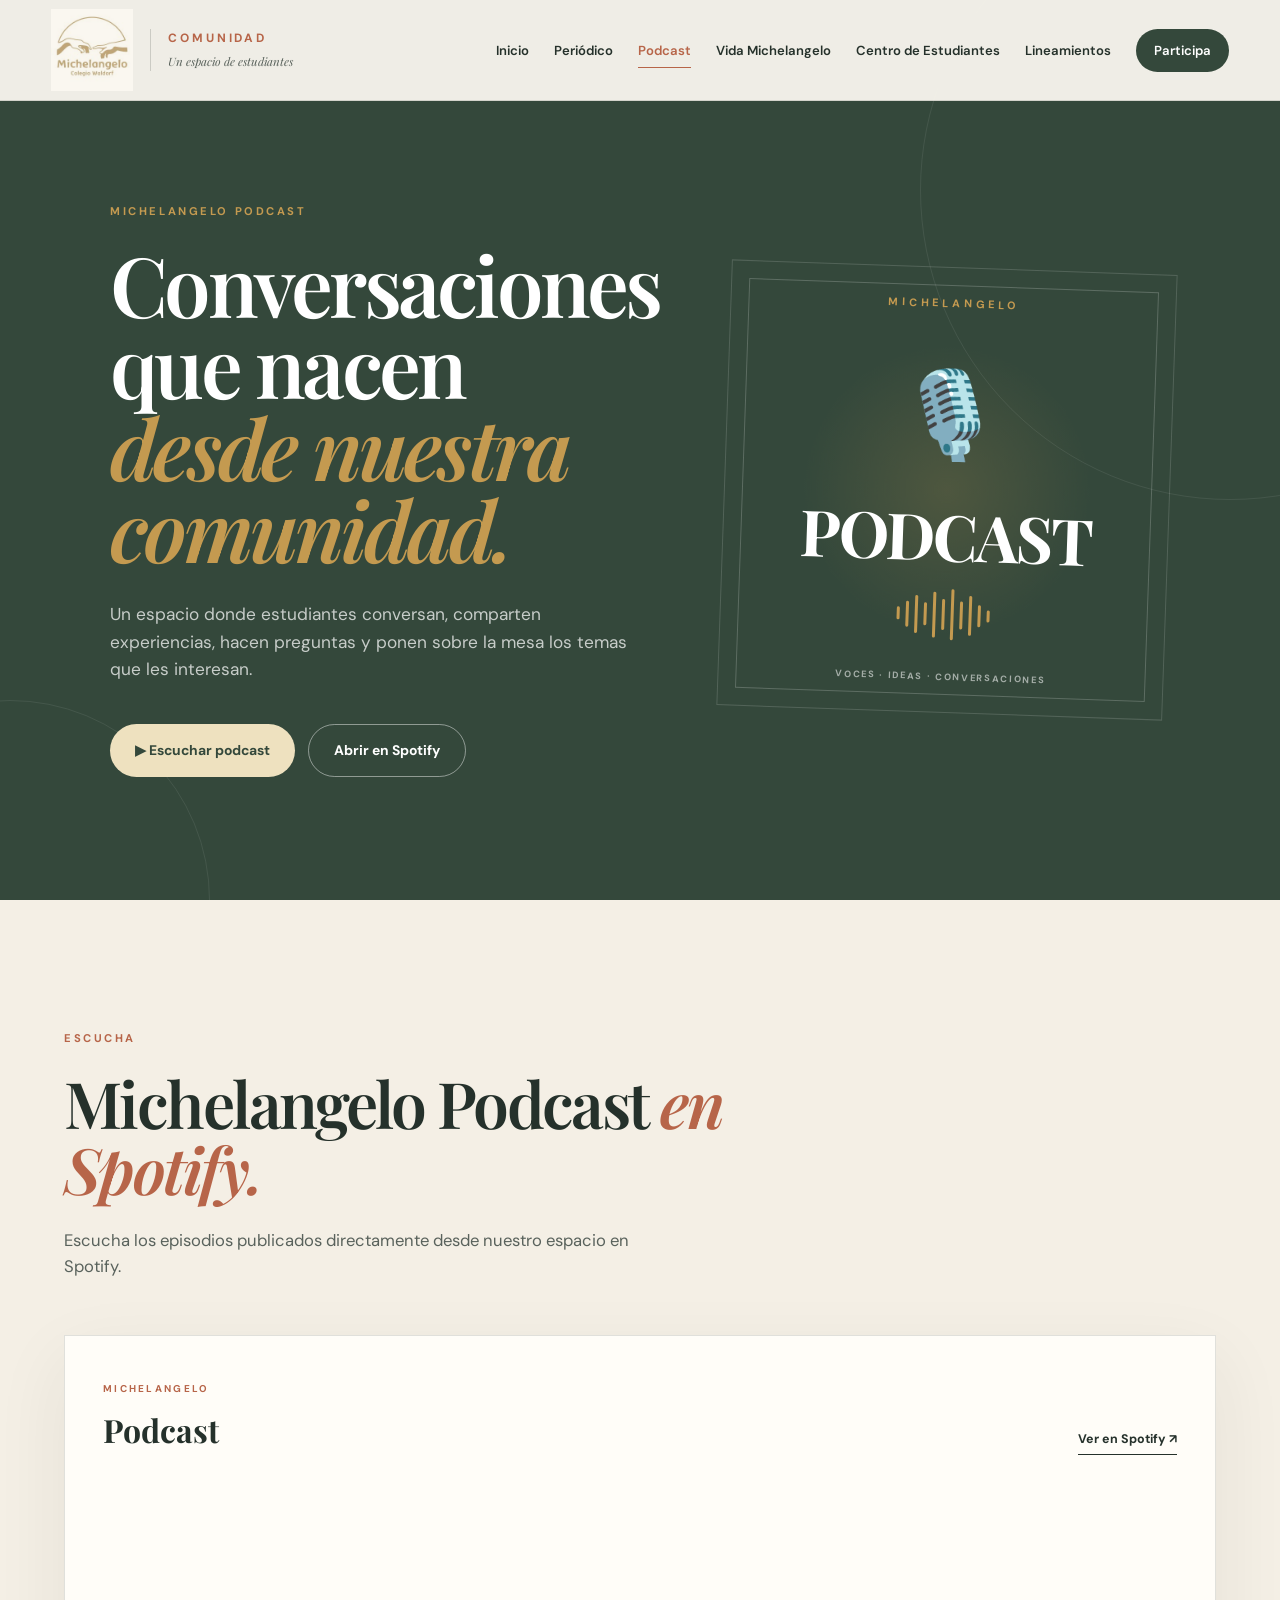
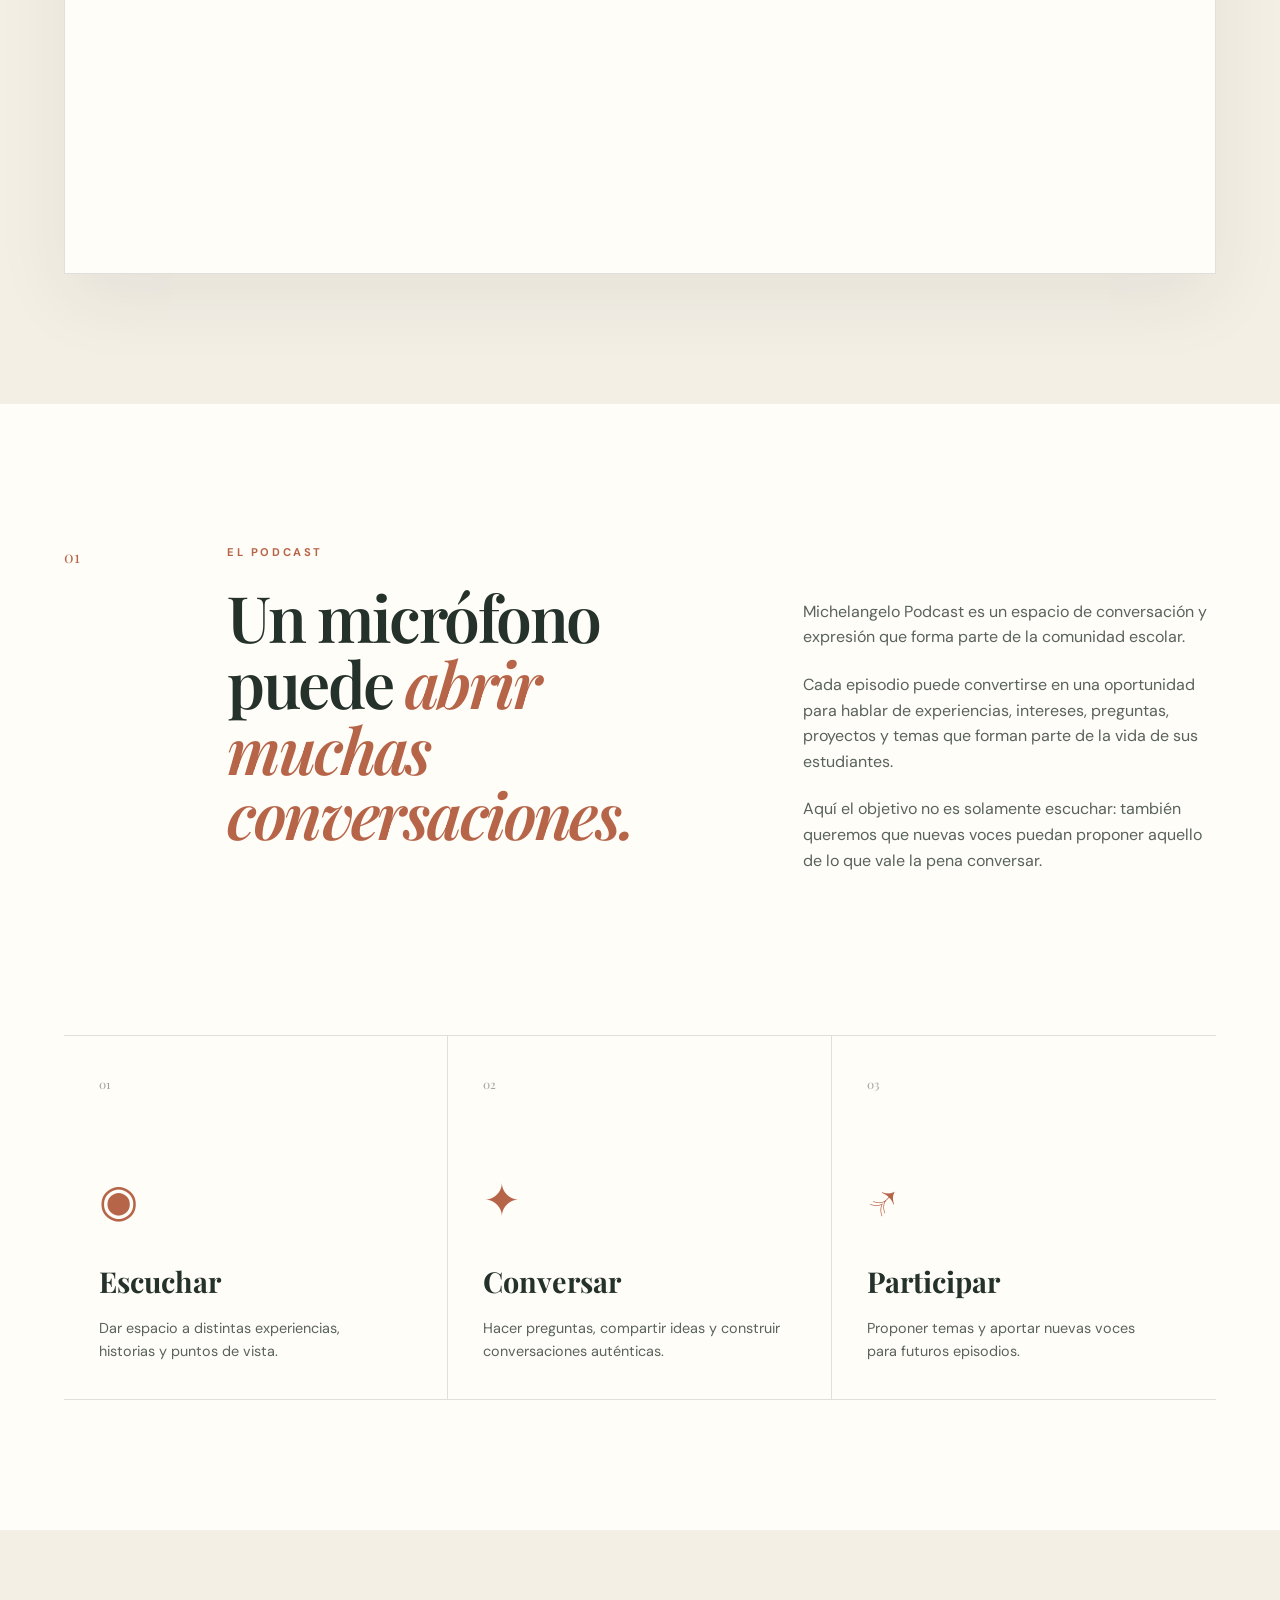
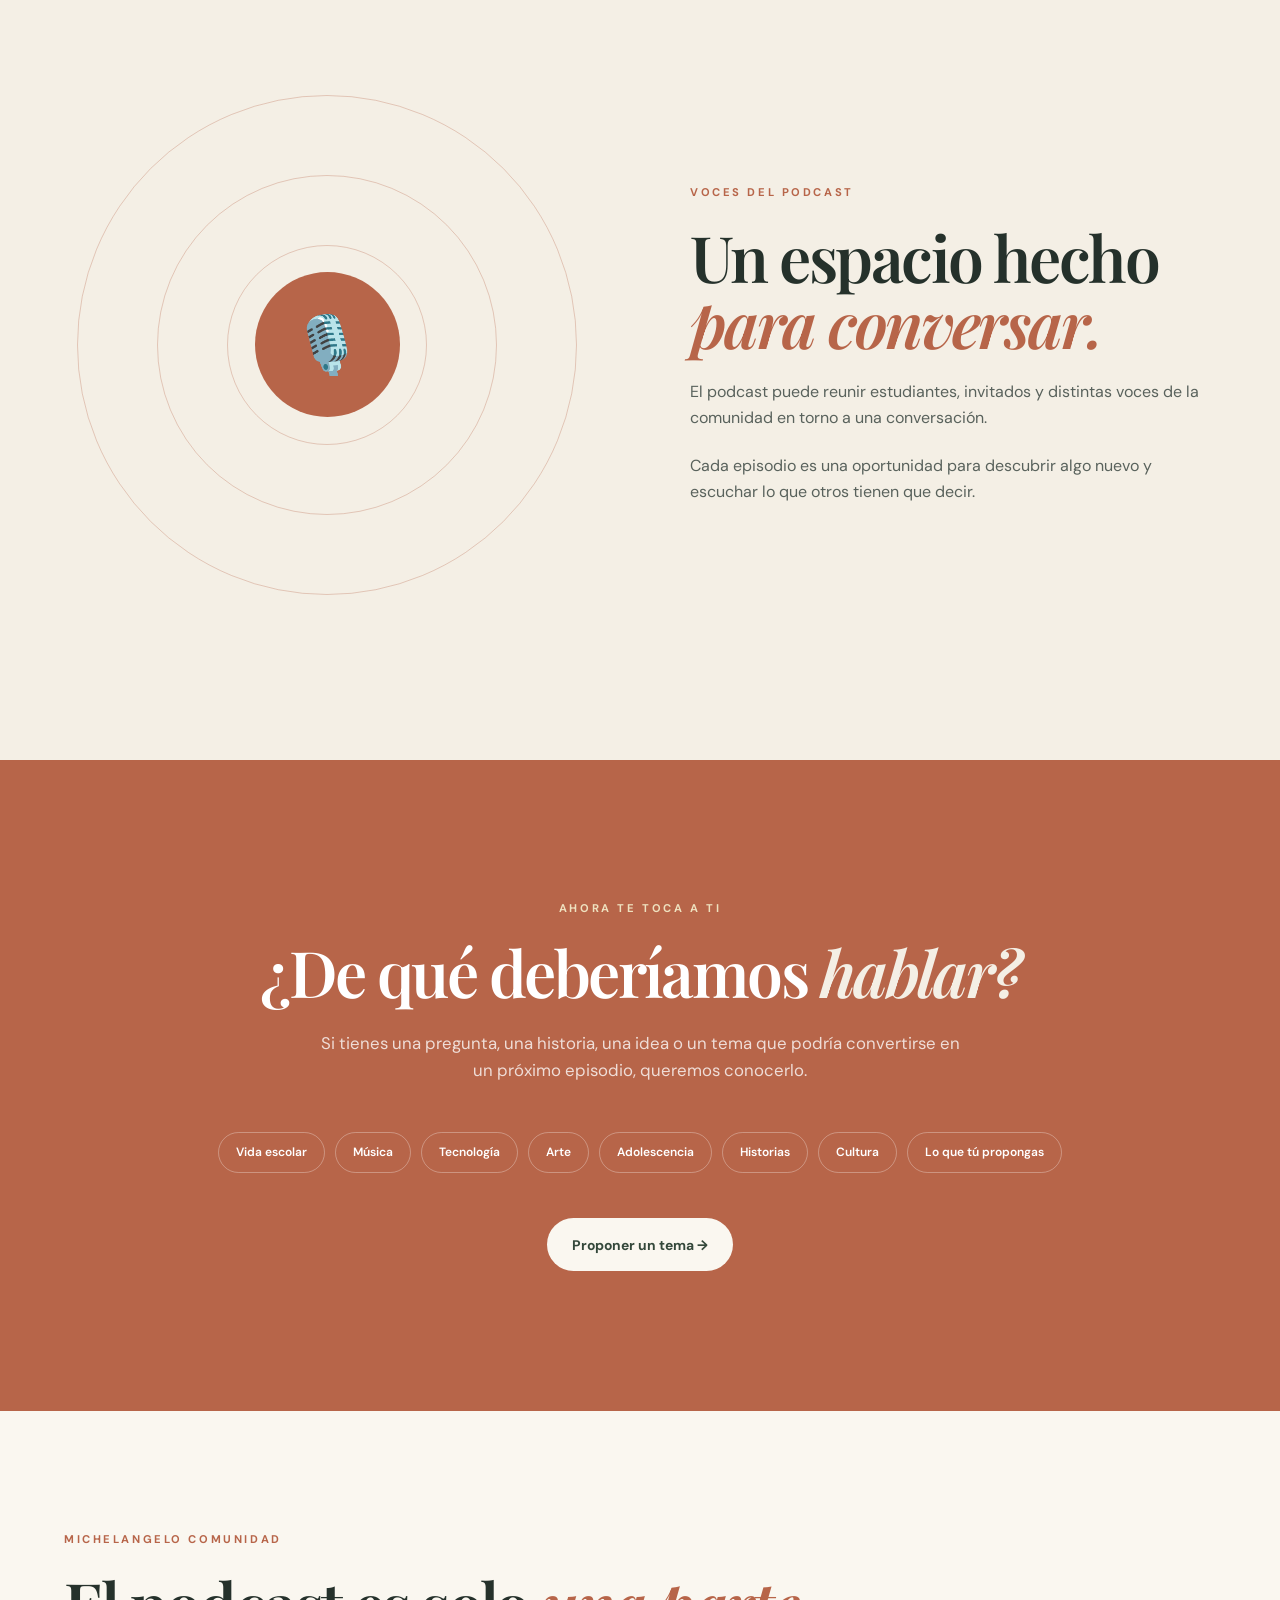
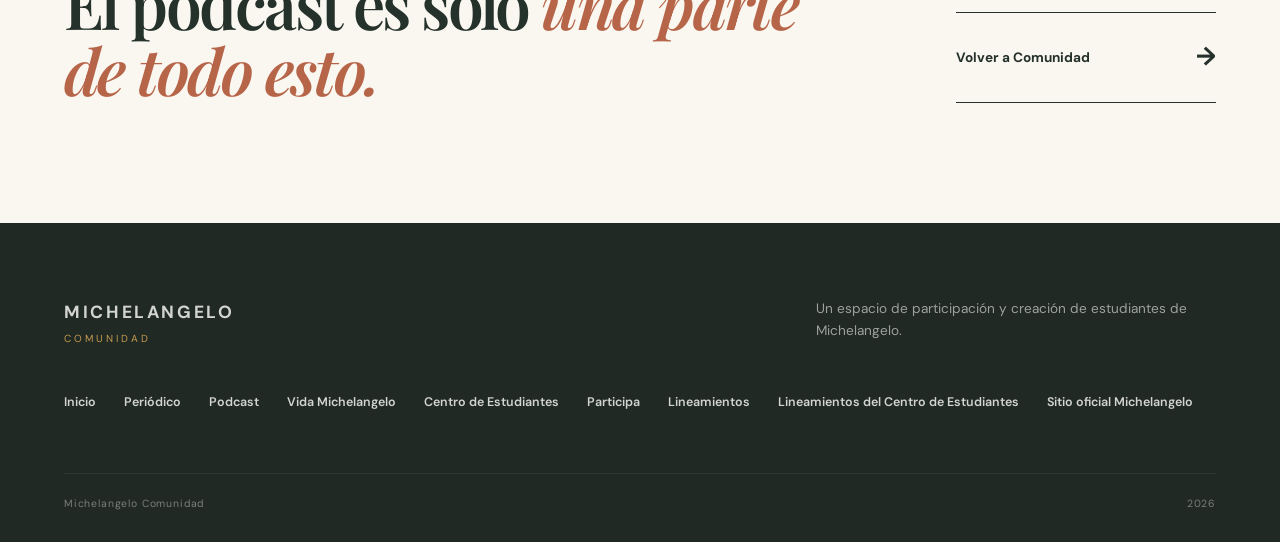
<file: podcast/index.html>
<!DOCTYPE html>
<html lang="es">

<head>
  <meta charset="UTF-8">

  <meta
    name="viewport"
    content="width=device-width, initial-scale=1.0"
  >

  <title>Michelangelo Podcast | Michelangelo Comunidad</title>

  <meta
    name="description"
    content="Michelangelo Podcast. Conversaciones, ideas e historias desde la mirada de estudiantes de Michelangelo."
  >

  <link
    rel="icon"
    type="image/jpeg"
    href="/assets/logo-michelangelo.jpg"
  >

  <link
    rel="stylesheet"
    href="/podcast/podcast.css"
  >
  <meta name="theme-color" content="#faf7f0">
  <meta property="og:type" content="website">
  <meta property="og:site_name" content="Michelangelo Comunidad">
  <meta property="og:locale" content="es_CL">
  <meta property="og:title" content="Michelangelo Podcast | Michelangelo Comunidad">
  <meta property="og:description" content="Michelangelo Podcast. Conversaciones, ideas e historias desde la mirada de estudiantes de Michelangelo.">
  <meta property="og:url" content="https://comunidadmichelangelo.vercel.app/podcast">
  <meta property="og:image" content="https://comunidadmichelangelo.vercel.app/assets/logo-michelangelo.jpg">
  <meta name="twitter:card" content="summary">
  <link rel="apple-touch-icon" href="/assets/logo-michelangelo.jpg">
  <link rel="stylesheet" href="/css/comun.css">
</head>


<body>

  <a class="skip-link" href="#contenido">Saltar al contenido principal</a>

  <!-- =====================================================
       HEADER
  ====================================================== -->

  <header class="header">

    <div class="header-container">

      <a
        href="/"
        class="brand"
        aria-label="Volver a Michelangelo Comunidad"
      >

        <img
          src="/assets/logo-michelangelo.jpg"
          alt="Michelangelo Colegio Waldorf"
          class="brand-logo"
        >

        <div class="brand-community">

          <span>
            COMUNIDAD
          </span>

          <small>
            Un espacio de estudiantes
          </small>

        </div>

      </a>


      <button
        class="menu-toggle"
        id="menuToggle"
        aria-label="Abrir menú de navegación"
        aria-controls="mainNav"
        aria-expanded="false"
      >
        <span></span>
        <span></span>
        <span></span>
      </button>


      <nav class="nav" id="mainNav" aria-label="Navegación principal">
        <a href="/">Inicio</a>
        <a href="/periodico">Periódico</a>
        <a href="/podcast" class="active" aria-current="page">Podcast</a>
        <a href="/vida">Vida Michelangelo</a>
        <a href="/centro-estudiantes">Centro de Estudiantes</a>
        <a href="/lineamientos">Lineamientos</a>
        <a href="/participa" class="nav-highlight">Participa</a>
      </nav>

    </div>

  </header>


  <main id="contenido" tabindex="-1">

    <!-- =====================================================
         HERO
    ====================================================== -->

    <section class="hero">

      <div class="hero-circle hero-circle-one"></div>
      <div class="hero-circle hero-circle-two"></div>

      <div class="hero-container">

        <div class="hero-copy">

          <p class="eyebrow">
            MICHELANGELO PODCAST
          </p>

          <h1>
            Conversaciones que nacen
            <em>desde nuestra comunidad.</em>
          </h1>

          <p class="hero-description">
            Un espacio donde estudiantes conversan,
            comparten experiencias, hacen preguntas
            y ponen sobre la mesa los temas que les interesan.
          </p>


          <div class="hero-actions">

            <a
              href="#escuchar"
              class="button button-primary"
            >
              ▶ Escuchar podcast
            </a>

            <a
              href="https://open.spotify.com/show/6srhIklHXx5NZjMP0GlWFs"
              target="_blank"
              rel="noopener noreferrer"
              class="button button-secondary"
            >
              Abrir en Spotify
            </a>

          </div>

        </div>


        <div class="podcast-art">

          <div class="podcast-art-inner">

            <p class="art-top">
              MICHELANGELO
            </p>

            <div class="microphone">
              🎙️
            </div>

            <h2>
              PODCAST
            </h2>

            <div
              class="sound-wave"
              aria-hidden="true"
            >
              <span></span>
              <span></span>
              <span></span>
              <span></span>
              <span></span>
              <span></span>
              <span></span>
              <span></span>
              <span></span>
              <span></span>
              <span></span>
            </div>

            <p class="art-bottom">
              VOCES · IDEAS · CONVERSACIONES
            </p>

          </div>

        </div>

      </div>

    </section>


    <!-- =====================================================
         ESCUCHAR
    ====================================================== -->

    <section
      class="listen-section"
      id="escuchar"
    >

      <div class="section-container">

        <div class="section-heading">

          <p class="section-label">
            ESCUCHA
          </p>

          <h2>
            Michelangelo Podcast
            <em>en Spotify.</em>
          </h2>

          <p>
            Escucha los episodios publicados directamente
            desde nuestro espacio en Spotify.
          </p>

        </div>


        <div class="spotify-wrapper">

          <div class="spotify-header">

            <div>

              <span class="spotify-small">
                MICHELANGELO
              </span>

              <h3>
                Podcast
              </h3>

            </div>

            <a
              href="https://open.spotify.com/show/6srhIklHXx5NZjMP0GlWFs"
              target="_blank"
              rel="noopener noreferrer"
            >
              Ver en Spotify ↗
            </a>

          </div>


          <iframe
            class="spotify-player"
            src="https://open.spotify.com/embed/show/6srhIklHXx5NZjMP0GlWFs?utm_source=generator&theme=0"
            width="100%"
            height="352"
            frameborder="0"
            allowfullscreen=""
            allow="autoplay; clipboard-write; encrypted-media; fullscreen; picture-in-picture"
            loading="lazy"
            title="Michelangelo Podcast en Spotify"
          ></iframe>

        </div>

      </div>

    </section>


    <!-- =====================================================
         SOBRE EL PODCAST
    ====================================================== -->

    <section class="about-section">

      <div class="section-container about-grid">

        <div class="about-number">
          <span>01</span>
        </div>


        <div class="about-heading">

          <p class="section-label">
            EL PODCAST
          </p>

          <h2>
            Un micrófono puede
            <em>abrir muchas conversaciones.</em>
          </h2>

        </div>


        <div class="about-text">

          <p>
            Michelangelo Podcast es un espacio de conversación
            y expresión que forma parte de la comunidad escolar.
          </p>

          <p>
            Cada episodio puede convertirse en una oportunidad
            para hablar de experiencias, intereses, preguntas,
            proyectos y temas que forman parte de la vida
            de sus estudiantes.
          </p>

          <p>
            Aquí el objetivo no es solamente escuchar:
            también queremos que nuevas voces puedan proponer
            aquello de lo que vale la pena conversar.
          </p>

        </div>

      </div>

    </section>


    <!-- =====================================================
         TRES PRINCIPIOS
    ====================================================== -->

    <section class="principles-section">

      <div class="section-container">

        <div class="principles-grid">

          <article class="principle">

            <span class="principle-number">
              01
            </span>

            <div class="principle-icon">
              ◉
            </div>

            <h3>
              Escuchar
            </h3>

            <p>
              Dar espacio a distintas experiencias,
              historias y puntos de vista.
            </p>

          </article>


          <article class="principle">

            <span class="principle-number">
              02
            </span>

            <div class="principle-icon">
              ✦
            </div>

            <h3>
              Conversar
            </h3>

            <p>
              Hacer preguntas, compartir ideas
              y construir conversaciones auténticas.
            </p>

          </article>


          <article class="principle">

            <span class="principle-number">
              03
            </span>

            <div class="principle-icon">
              ↗
            </div>

            <h3>
              Participar
            </h3>

            <p>
              Proponer temas y aportar nuevas voces
              para futuros episodios.
            </p>

          </article>

        </div>

      </div>

    </section>


    <!-- =====================================================
         VOCES
    ====================================================== -->

    <section class="voices-section">

      <div class="section-container voices-layout">

        <div class="voices-visual">

          <div class="voice-ring ring-one"></div>
          <div class="voice-ring ring-two"></div>
          <div class="voice-ring ring-three"></div>

          <div class="voice-center">
            🎙️
          </div>

        </div>


        <div class="voices-content">

          <p class="section-label">
            VOCES DEL PODCAST
          </p>

          <h2>
            Un espacio hecho
            <em>para conversar.</em>
          </h2>

          <p>
            El podcast puede reunir estudiantes,
            invitados y distintas voces de la comunidad
            en torno a una conversación.
          </p>

          <p>
            Cada episodio es una oportunidad para descubrir
            algo nuevo y escuchar lo que otros tienen que decir.
          </p>

        </div>

      </div>

    </section>


    <!-- =====================================================
         PARTICIPACIÓN
    ====================================================== -->

    <section class="participate-section">

      <div class="participate-container">

        <p class="section-label">
          AHORA TE TOCA A TI
        </p>

        <h2>
          ¿De qué deberíamos
          <em>hablar?</em>
        </h2>

        <p class="participate-description">
          Si tienes una pregunta, una historia,
          una idea o un tema que podría convertirse
          en un próximo episodio, queremos conocerlo.
        </p>


        <div class="idea-examples">

          <span>
            Vida escolar
          </span>

          <span>
            Música
          </span>

          <span>
            Tecnología
          </span>

          <span>
            Arte
          </span>

          <span>
            Adolescencia
          </span>

          <span>
            Historias
          </span>

          <span>
            Cultura
          </span>

          <span>
            Lo que tú propongas
          </span>

        </div>


        <a
          href="/participa"
          class="button button-light"
        >
          Proponer un tema →
        </a>

      </div>

    </section>


    <!-- =====================================================
         VOLVER
    ====================================================== -->

    <section class="back-community">

      <div class="section-container back-layout">

        <div>

          <p class="section-label">
            MICHELANGELO COMUNIDAD
          </p>

          <h2>
            El podcast es solo
            <em>una parte de todo esto.</em>
          </h2>

        </div>


        <a
          href="/"
          class="back-link"
        >
          <span>
            Volver a Comunidad
          </span>

          <strong>
            →
          </strong>
        </a>

      </div>

    </section>

  </main>


  <!-- =====================================================
       FOOTER
  ====================================================== -->

  <footer class="footer">

    <div class="footer-container">

      <div class="footer-top">

        <div class="footer-brand">

          <strong>
            MICHELANGELO
          </strong>

          <span>
            COMUNIDAD
          </span>

        </div>


        <p>
          Un espacio de participación y creación
          de estudiantes de Michelangelo.
        </p>

      </div>


      <div class="footer-links">
        <a href="/">Inicio</a>
        <a href="/periodico">Periódico</a>
        <a href="/podcast">Podcast</a>
        <a href="/vida">Vida Michelangelo</a>
        <a href="/centro-estudiantes">Centro de Estudiantes</a>
        <a href="/participa">Participa</a>
        <a href="/lineamientos">Lineamientos</a>
        <a href="/lineamientos#centro-estudiantes">Lineamientos del Centro de Estudiantes</a>
        <a href="https://michelangelo.cl/" target="_blank" rel="noopener noreferrer">Sitio oficial Michelangelo</a>
      </div>


      <div class="footer-bottom">

        <span>
          Michelangelo Comunidad
        </span>

        <span id="currentYear"></span>

      </div>

    </div>

  </footer>


  <script src="/podcast/podcast.js"></script>

</body>

</html>
</file>
<file: css/styles.css>
/* =========================================================
   MICHELANGELO COMUNIDAD
   styles.css
========================================================= */

@import url('https://fonts.googleapis.com/css2?family=DM+Sans:wght@400;500;600;700&family=Playfair+Display:ital,wght@0,600;1,600&display=swap');

:root {
  --cream: #f4efe5;
  --cream-light: #faf7f0;
  --paper: #fffdf8;

  --ink: #25312b;
  --ink-soft: #59625c;

  --green: #526b58;
  --green-dark: #34483b;
  --green-light: #dce4d8;

  --terracotta: #b76549;
  --terracotta-light: #ead4c8;

  --ochre: #c49a50;
  --ochre-light: #eee1bf;

  --blue-light: #d9e3e4;

  --border: rgba(37, 49, 43, 0.14);

  --serif: "Playfair Display", Georgia, serif;
  --sans: "DM Sans", Arial, sans-serif;

  --max-width: 1240px;
}


/* =========================================================
   RESET
========================================================= */

* {
  box-sizing: border-box;
  margin: 0;
  padding: 0;
}

html {
  scroll-behavior: smooth;
}

.skip-link {
  position: fixed;
  top: 12px;
  left: 12px;
  z-index: 2000;
  padding: 10px 14px;
  border-radius: 8px;
  background: var(--ink);
  color: #fff;
  font-weight: 700;
  transform: translateY(-160%);
}

.skip-link:focus {
  transform: translateY(0);
  outline: 3px solid var(--ochre);
  outline-offset: 3px;
}

:focus-visible {
  outline: 3px solid var(--terracotta);
  outline-offset: 4px;
}

body {
  font-family: var(--sans);
  background: var(--cream-light);
  color: var(--ink);
  line-height: 1.6;
  overflow-x: hidden;
}

a {
  color: inherit;
  text-decoration: none;
}

button {
  font: inherit;
}

img {
  display: block;
  max-width: 100%;
}


/* =========================================================
   HEADER
========================================================= */

.header {
  position: fixed;
  top: 0;
  left: 0;

  width: 100%;
  z-index: 1000;

  background: rgba(250, 247, 240, 0.95);

  backdrop-filter: blur(14px);
  -webkit-backdrop-filter: blur(14px);

  border-bottom: 1px solid var(--border);
}

.header-container {
  width: min(92%, var(--max-width));
  min-height: 100px;

  margin: auto;

  display: flex;
  align-items: center;
  justify-content: space-between;

  gap: 35px;
}


/* =========================================================
   LOGO / MARCA
========================================================= */

.brand {
  display: flex;
  flex-direction: row;
  align-items: center;

  gap: 17px;

  flex-shrink: 0;
}

.brand-logo {
  width: auto;
  height: 82px;

  object-fit: contain;

  mix-blend-mode: multiply;
}

.brand-community {
  padding-left: 17px;

  display: flex;
  flex-direction: column;

  border-left: 1px solid rgba(37, 49, 43, 0.18);
}

.brand-community span {
  font-size: 0.75rem;
  font-weight: 700;

  letter-spacing: 0.24em;

  color: var(--terracotta);
}

.brand-community small {
  margin-top: 5px;

  font-family: var(--serif);
  font-size: 0.72rem;
  font-style: italic;

  color: var(--ink-soft);
}


/* =========================================================
   NAVIGATION
========================================================= */

.nav {
  display: flex;
  align-items: center;

  gap: 25px;

  font-size: 0.82rem;
  font-weight: 600;
}

.nav a {
  position: relative;

  white-space: nowrap;

  transition: color 0.25s ease;
}

.nav a:not(.nav-highlight)::after {
  content: "";

  position: absolute;

  left: 0;
  bottom: -7px;

  width: 0;
  height: 1px;

  background: var(--terracotta);

  transition: width 0.25s ease;
}

.nav a:hover {
  color: var(--terracotta);
}

.nav a:hover::after {
  width: 100%;
}

.nav-highlight {
  padding: 11px 18px;

  color: white;

  background: var(--green-dark);

  border-radius: 100px;

  transition:
    background 0.25s ease,
    transform 0.25s ease;
}

.nav-highlight:hover {
  color: white !important;

  background: var(--terracotta);

  transform: translateY(-2px);
}


/* =========================================================
   MOBILE MENU
========================================================= */

.menu-toggle {
  display: none;

  width: 42px;
  height: 42px;

  border: 0;

  background: transparent;

  cursor: pointer;
}

.menu-toggle span {
  display: block;

  width: 24px;
  height: 2px;

  margin: 5px auto;

  background: var(--ink);

  transition: 0.3s;
}


/* =========================================================
   HERO
========================================================= */

.hero {
  position: relative;

  min-height: 100vh;

  padding: 190px 5% 100px;

  display: flex;
  align-items: center;

  background:
    radial-gradient(
      circle at 82% 25%,
      rgba(196, 154, 80, 0.18),
      transparent 28%
    ),
    radial-gradient(
      circle at 12% 80%,
      rgba(183, 101, 73, 0.13),
      transparent 27%
    ),
    var(--cream);

  overflow: hidden;
}

.hero-content {
  position: relative;
  z-index: 3;

  width: min(92%, var(--max-width));

  margin: auto;
}

.eyebrow,
.section-label {
  margin-bottom: 22px;

  font-size: 0.72rem;
  font-weight: 700;

  letter-spacing: 0.23em;

  color: var(--terracotta);
}

.hero h1 {
  max-width: 1050px;

  font-family: var(--serif);

  font-size: clamp(3.5rem, 7.4vw, 7.5rem);
  font-weight: 600;

  line-height: 0.98;

  letter-spacing: -0.04em;
}

.hero h1 span {
  color: var(--green);

  font-style: italic;
}

.hero-description {
  max-width: 610px;

  margin-top: 36px;

  font-size: clamp(1rem, 1.5vw, 1.2rem);

  color: var(--ink-soft);
}

.hero-actions {
  margin-top: 42px;

  display: flex;
  flex-wrap: wrap;

  gap: 14px;
}


/* =========================================================
   BUTTONS
========================================================= */

.button {
  min-height: 52px;

  padding: 0 25px;

  display: inline-flex;
  align-items: center;
  justify-content: center;

  border-radius: 100px;

  font-size: 0.88rem;
  font-weight: 700;

  transition:
    transform 0.25s ease,
    background 0.25s ease,
    color 0.25s ease;
}

.button:hover {
  transform: translateY(-3px);
}

.button-primary {
  color: white;

  background: var(--green-dark);
}

.button-primary:hover {
  background: var(--terracotta);
}

.button-secondary {
  border: 1px solid var(--ink);
}

.button-secondary:hover {
  color: white;

  background: var(--ink);
}

.button-light {
  color: var(--green-dark);

  background: var(--cream-light);
}

.button-light:hover {
  background: white;
}


/* =========================================================
   HERO DECORATIONS
========================================================= */

.hero-decoration {
  position: absolute;

  border: 1px solid rgba(82, 107, 88, 0.2);

  border-radius: 50%;
}

.hero-decoration-one {
  width: 500px;
  height: 500px;

  right: -160px;
  top: 12%;
}

.hero-decoration-two {
  width: 300px;
  height: 300px;

  right: 11%;
  bottom: -140px;
}

.scroll-indicator {
  position: absolute;

  right: 5%;
  bottom: 45px;

  display: flex;
  align-items: center;

  gap: 13px;

  transform: rotate(90deg);
  transform-origin: right center;

  font-size: 0.58rem;
  font-weight: 700;

  letter-spacing: 0.2em;

  color: var(--ink-soft);
}

.scroll-line {
  width: 70px;
  height: 1px;

  background: var(--ink-soft);
}


/* =========================================================
   GLOBAL SECTIONS
========================================================= */

.section-container {
  width: min(90%, var(--max-width));

  margin: auto;
}

.intro,
.feature-section {
  padding: 130px 0;
}

.section-heading {
  max-width: 760px;

  margin-bottom: 75px;
}

.section-heading h2,
.feature-text h2,
.participate h2 {
  font-family: var(--serif);

  font-size: clamp(2.7rem, 5vw, 5rem);
  font-weight: 600;

  line-height: 1.03;

  letter-spacing: -0.035em;
}

.section-heading h2 em,
.feature-text h2 em,
.participate h2 em {
  color: var(--terracotta);

  font-weight: inherit;
}

.section-heading > p:last-child,
.feature-text > p,
.participate-inner > p {
  max-width: 630px;

  margin-top: 25px;

  font-size: 1.05rem;

  color: var(--ink-soft);
}

.centered {
  margin-left: auto;
  margin-right: auto;

  text-align: center;
}

.centered > p:last-child {
  margin-left: auto;
  margin-right: auto;
}


/* =========================================================
   PROJECTS
========================================================= */

.projects-grid {
  display: grid;

  grid-template-columns: repeat(2, 1fr);

  gap: 18px;
}

.project-card {
  position: relative;

  min-height: 470px;

  padding: 38px;

  display: flex;
  flex-direction: column;
  justify-content: space-between;

  border-radius: 4px;

  overflow: hidden;

  transition:
    transform 0.35s ease,
    box-shadow 0.35s ease;
}

.project-card:hover {
  transform: translateY(-7px);

  box-shadow:
    0 24px 50px rgba(37, 49, 43, 0.12);
}

.newspaper-card {
  background: var(--terracotta-light);
}

.podcast-card {
  background: var(--green-light);
}

.community-card {
  background: var(--blue-light);
}

.center-card {
  background: var(--ochre-light);
}

.project-number {
  position: absolute;

  top: 30px;
  right: 30px;

  font-family: var(--serif);

  font-size: 0.9rem;

  opacity: 0.5;
}

.project-icon {
  font-size: 2.5rem;
}

.project-content {
  max-width: 430px;
}

.project-category {
  margin-bottom: 12px;

  font-size: 0.64rem;
  font-weight: 700;

  letter-spacing: 0.17em;

  opacity: 0.7;
}

.project-content h3 {
  margin-bottom: 18px;

  font-family: var(--serif);

  font-size: clamp(2.5rem, 4vw, 4rem);
  font-weight: 600;

  line-height: 0.95;

  letter-spacing: -0.035em;
}

.project-content > p {
  max-width: 390px;

  color: rgba(37, 49, 43, 0.74);
}

.project-actions {
  margin-top: 28px;

  display: flex;
  flex-wrap: wrap;
  align-items: center;

  gap: 12px 22px;
}

.project-link {
  display: inline-block;

  font-size: 0.82rem;
  font-weight: 700;

  color: inherit;
  text-decoration: none;
}

/* Toda la tarjeta lleva a su sección; el enlace para participar queda encima. */
.project-link::after {
  content: "";

  position: absolute;
  inset: 0;
}

.project-participate {
  position: relative;
  z-index: 1;

  font-size: 0.82rem;
  font-weight: 600;

  color: inherit;
  text-decoration: underline;
  text-underline-offset: 3px;

  opacity: 0.75;

  transition: opacity 0.2s ease;
}

.project-participate:hover,
.project-participate:focus-visible {
  opacity: 1;
}

.project-link span {
  display: inline-block;

  margin-left: 7px;

  transition: transform 0.25s ease;
}

.project-card:hover .project-link span {
  transform: translateX(6px);
}


/* =========================================================
   FEATURE SECTIONS
========================================================= */

.feature-layout {
  display: grid;

  grid-template-columns: 1fr 1fr;

  align-items: center;

  gap: 90px;
}

.feature-text {
  max-width: 580px;
}

.text-link {
  display: inline-block;

  margin-top: 35px;
  padding-bottom: 5px;

  border-bottom: 1px solid currentColor;

  font-size: 0.86rem;
  font-weight: 700;

  transition:
    color 0.25s ease,
    transform 0.25s ease;
}

.text-link:hover {
  color: var(--terracotta);

  transform: translateX(4px);
}


/* =========================================================
   PODCAST
========================================================= */

.podcast-section {
  color: var(--cream-light);

  background: var(--green-dark);
}

.podcast-section .section-label {
  color: var(--ochre);
}

.podcast-section .feature-text > p {
  color: rgba(255, 255, 255, 0.7);
}

.podcast-section .feature-text h2 em {
  color: var(--ochre);
}

.podcast-visual {
  min-height: 500px;

  display: flex;
  flex-direction: column;
  align-items: center;
  justify-content: center;

  border: 1px solid rgba(255, 255, 255, 0.15);

  border-radius: 50% 50% 4px 4px;

  background:
    radial-gradient(
      circle,
      rgba(196, 154, 80, 0.17),
      transparent 55%
    );
}

.microphone {
  margin-bottom: 40px;

  font-size: 5rem;
}

.sound-wave {
  height: 75px;

  display: flex;
  align-items: center;

  gap: 8px;
}

.sound-wave span {
  width: 4px;

  border-radius: 10px;

  background: var(--ochre);

  animation: wave 1.3s ease-in-out infinite;
}

.sound-wave span:nth-child(1) {
  height: 20px;
}

.sound-wave span:nth-child(2) {
  height: 40px;
}

.sound-wave span:nth-child(3) {
  height: 58px;
}

.sound-wave span:nth-child(4) {
  height: 32px;
}

.sound-wave span:nth-child(5) {
  height: 68px;
}

.sound-wave span:nth-child(6) {
  height: 42px;
}

.sound-wave span:nth-child(7) {
  height: 55px;
}

.sound-wave span:nth-child(8) {
  height: 28px;
}

.sound-wave span:nth-child(9) {
  height: 18px;
}

.sound-wave span:nth-child(2n) {
  animation-delay: 0.2s;
}

.sound-wave span:nth-child(3n) {
  animation-delay: 0.4s;
}

@keyframes wave {

  0%,
  100% {
    transform: scaleY(0.55);
  }

  50% {
    transform: scaleY(1);
  }

}

.podcast-visual p {
  margin-top: 28px;

  font-size: 0.63rem;
  font-weight: 700;

  letter-spacing: 0.25em;

  opacity: 0.65;
}


/* =========================================================
   LIFE
========================================================= */

.life-section {
  background: var(--cream);
}

.life-visual {
  min-height: 520px;

  display: flex;
  align-items: center;
  justify-content: center;

  background: var(--terracotta);
}

.life-word {
  display: flex;
  flex-direction: column;

  font-family: var(--serif);

  font-size: 6rem;

  line-height: 0.78;

  color: var(--cream);
}

.life-word span:nth-child(2) {
  transform: translateX(35px);
}

.life-word span:nth-child(3) {
  transform: translateX(-20px);
}

.life-word span:nth-child(4) {
  transform: translateX(18px);
}


/* =========================================================
   CENTRO DE ESTUDIANTES
========================================================= */

.center-section {
  background: var(--paper);
}

.center-visual {
  min-height: 460px;

  padding: 40px;

  display: flex;
  flex-direction: column;
  align-items: center;
  justify-content: center;

  gap: 28px;

  text-align: center;

  color: var(--cream-light);

  background: var(--green-dark);
}

.center-visual strong {
  font-family: var(--serif);
  font-size: clamp(5rem, 11vw, 9rem);
  font-weight: 600;
  line-height: 0.9;
  letter-spacing: -0.04em;

  color: var(--ochre);
}

.center-visual span {
  max-width: 280px;

  font-size: 0.68rem;
  font-weight: 700;
  line-height: 1.9;
  letter-spacing: 0.2em;

  opacity: 0.75;
}


/* =========================================================
   PARTICIPATE
========================================================= */

.participate {
  padding: 140px 5%;

  color: white;

  background: var(--terracotta);
}

.participate-inner {
  width: min(100%, 960px);

  margin: auto;

  text-align: center;
}

.participate .section-label {
  color: var(--ochre-light);
}

.participate h2 em {
  color: var(--cream);
}

.participate-inner > p {
  margin-left: auto;
  margin-right: auto;

  color: rgba(255, 255, 255, 0.8);
}

.participate-options {
  margin: 55px 0 45px;

  display: grid;

  grid-template-columns: repeat(4, 1fr);

  border-top:
    1px solid rgba(255, 255, 255, 0.25);

  border-bottom:
    1px solid rgba(255, 255, 255, 0.25);
}

.participate-options a {
  min-height: 150px;

  padding: 25px 15px;

  display: flex;
  flex-direction: column;
  align-items: center;
  justify-content: center;

  border-right:
    1px solid rgba(255, 255, 255, 0.25);

  font-size: 0.78rem;
  font-weight: 700;

  transition: background 0.25s ease;
}

.participate-options a:last-child {
  border-right: 0;
}

.participate-options a:hover {
  background: rgba(255, 255, 255, 0.1);
}

.participate-options span {
  margin-bottom: 13px;

  font-size: 2rem;
}


/* =========================================================
   FOOTER
========================================================= */

.footer {
  padding: 75px 5% 30px;

  color: rgba(255, 255, 255, 0.8);

  background: #202923;
}

.footer-container {
  width: min(100%, var(--max-width));

  margin: auto;
}

.footer-brand {
  margin-bottom: 22px;

  display: flex;
  flex-direction: column;
}

.footer-brand strong {
  font-size: 1.1rem;

  letter-spacing: 0.15em;
}

.footer-brand span {
  margin-top: 5px;

  font-size: 0.64rem;

  letter-spacing: 0.3em;

  color: var(--ochre);
}

.footer-container > p {
  max-width: 480px;

  font-size: 0.86rem;

  opacity: 0.7;
}

.footer-links {
  margin-top: 38px;

  display: flex;
  flex-wrap: wrap;

  gap: 28px;

  font-size: 0.8rem;
  font-weight: 600;
}

.footer-links a:hover {
  color: var(--ochre);
}

.footer-bottom {
  margin-top: 60px;

  padding-top: 22px;

  display: flex;
  justify-content: space-between;

  border-top:
    1px solid rgba(255, 255, 255, 0.12);

  font-size: 0.65rem;

  letter-spacing: 0.08em;

  opacity: 0.5;
}


/* =========================================================
   REVEAL ANIMATION
========================================================= */

.reveal {
  opacity: 0;

  transform: translateY(30px);

  transition:
    opacity 0.75s ease,
    transform 0.75s ease;
}

.reveal.visible {
  opacity: 1;

  transform: translateY(0);
}


/* =========================================================
   TABLET
========================================================= */

@media (max-width: 1100px) {

  .header-container {
    min-height: 90px;
  }

  .brand-logo {
    height: 70px;
  }

  .brand-community small {
    display: none;
  }

  .nav {
    gap: 17px;

    font-size: 0.76rem;
  }

}


@media (max-width: 950px) {

  .header-container {
    min-height: 86px;
  }

  .menu-toggle {
    display: block;
  }

  .nav {
    position: absolute;

    top: 86px;
    left: 0;

    width: 100%;

    padding: 30px 5% 35px;

    display: none;
    flex-direction: column;
    align-items: flex-start;

    gap: 22px;

    background: var(--cream-light);

    border-bottom: 1px solid var(--border);
  }

  .nav.active {
    display: flex;
  }

  .projects-grid,
  .feature-layout {
    grid-template-columns: 1fr;
  }

  .feature-layout {
    gap: 60px;
  }

  .participate-options {
    grid-template-columns: repeat(2, 1fr);
  }

  .participate-options a:nth-child(2) {
    border-right: 0;
  }

  .participate-options a:nth-child(1),
  .participate-options a:nth-child(2) {
    border-bottom:
      1px solid rgba(255, 255, 255, 0.25);
  }

}


/* =========================================================
   MOBILE
========================================================= */

@media (max-width: 600px) {

  .header-container {
    min-height: 76px;

    width: 92%;
  }

  .brand {
    gap: 9px;
  }

  .brand-logo {
    height: 60px;
  }

  .brand-community {
    padding-left: 10px;
  }

  .brand-community span {
    font-size: 0.58rem;

    letter-spacing: 0.15em;
  }

  .brand-community small {
    display: none;
  }

  .nav {
    top: 76px;
  }

  .hero {
    min-height: 94vh;

    padding-top: 145px;
  }

  .hero h1 {
    font-size:
      clamp(3.1rem, 14vw, 5rem);
  }

  .hero-description {
    margin-top: 28px;
  }

  .hero-actions {
    flex-direction: column;

    align-items: stretch;
  }

  .button {
    width: 100%;
  }

  .scroll-indicator {
    display: none;
  }

  .intro,
  .feature-section {
    padding: 90px 0;
  }

  .section-heading {
    margin-bottom: 50px;
  }

  .projects-grid {
    gap: 12px;
  }

  .project-card {
    min-height: 420px;

    padding: 28px;
  }

  .podcast-visual,
  .life-visual {
    min-height: 390px;
  }

  .center-visual {
    min-height: 340px;
  }

  .participate {
    padding: 95px 5%;
  }

  .participate-options {
    grid-template-columns: 1fr;
  }

  .participate-options a {
    min-height: 115px;

    border-right: 0;

    border-bottom:
      1px solid rgba(255, 255, 255, 0.25);
  }

  .participate-options a:last-child {
    border-bottom: 0;
  }

  .footer-bottom {
    flex-direction: column;

    gap: 8px;
  }

}


/* =========================================================
   ACCESSIBILITY
========================================================= */

@media (prefers-reduced-motion: reduce) {

  html {
    scroll-behavior: auto;
  }

  .reveal {
    opacity: 1;

    transform: none;

    transition: none;
  }

  .sound-wave span {
    animation: none;
  }

}


/* =========================================================
   ENLACE A LINEAMIENTOS
========================================================= */

.participate-guidelines {
  display: block;

  margin-top: 26px;

  font-size: 0.9rem;
  font-weight: 600;

  color: rgba(255, 255, 255, 0.85);

  text-decoration: underline;
  text-decoration-color: rgba(255, 255, 255, 0.5);
  text-underline-offset: 4px;
}

.participate-guidelines:hover {
  color: #fff;
}


/* =========================================================
   CELULARES — PORTADA MÁS COMPACTA
========================================================= */

@media (max-width: 600px) {
  .hero {
    min-height: 88svh;
    padding-bottom: 70px;
  }

  .hero h1 {
    font-size: clamp(2.7rem, 12.5vw, 4.4rem);
  }

  .intro,
  .feature-section {
    padding: 72px 0;
  }

  .section-heading {
    margin-bottom: 36px;
  }

  .project-card {
    min-height: 0;
    padding: 24px 22px 26px;

    gap: 18px;
  }

  .project-number {
    top: 24px;
    right: 24px;
  }

  .project-icon {
    font-size: 2rem;
  }

  .project-content h3 {
    margin-bottom: 12px;

    font-size: 2rem;
  }

  .project-content h3 br {
    display: none;
  }

  .project-content > p {
    margin-bottom: 18px;
  }

  .podcast-visual,
  .life-visual {
    min-height: 280px;
  }

  .center-visual {
    min-height: 260px;
  }

  .microphone {
    margin-bottom: 24px;

    font-size: 3.6rem;
  }

  .podcast-visual p {
    font-size: 0.72rem;
  }

  .life-word {
    font-size: 4.4rem;
  }

  .participate {
    padding: 80px 6%;
  }

  .participate-options {
    grid-template-columns: 1fr 1fr;
  }

  .participate-options a {
    min-height: 112px;
    padding: 18px 10px;

    border-right: 0;
    border-bottom: 1px solid rgba(255, 255, 255, 0.25);

    font-size: 0.82rem;
    text-align: center;
  }

  .participate-options a:nth-child(odd) {
    border-right: 1px solid rgba(255, 255, 255, 0.25);
  }

  .participate-options a:nth-last-child(-n + 2) {
    border-bottom: 0;
  }
}
</file>
<file: css/comun.css>
/* =========================================================
   MICHELANGELO COMUNIDAD
   comun.css — Capa compartida por todas las páginas públicas.
   Se carga al final para unificar encabezado, menú móvil,
   pie de página y ajustes de lectura en celulares.
========================================================= */

html {
  -webkit-text-size-adjust: 100%;
  text-size-adjust: 100%;
}

body {
  -webkit-tap-highlight-color: rgba(82, 107, 88, 0.18);
}

img,
video {
  max-width: 100%;
}


/* =========================================================
   NAVEGACIÓN
========================================================= */

.nav a.active:not(.nav-highlight) {
  color: var(--terracotta);
}

@media (max-width: 1240px) and (min-width: 951px) {
  .nav {
    gap: 16px;

    font-size: 0.76rem;
  }

  .brand-community small {
    display: none;
  }
}


/* =========================================================
   MENÚ MÓVIL
========================================================= */

@media (max-width: 950px) {
  .header {
    --header-height: 86px;
  }

  .menu-toggle {
    position: relative;

    width: 48px;
    height: 48px;

    margin-right: -6px;

    border-radius: 50%;
  }

  .menu-toggle span {
    transition: transform 0.3s ease, opacity 0.2s ease;
  }

  .menu-toggle[aria-expanded="true"] span:nth-child(1) {
    transform: translateY(7px) rotate(45deg);
  }

  .menu-toggle[aria-expanded="true"] span:nth-child(2) {
    opacity: 0;
  }

  .menu-toggle[aria-expanded="true"] span:nth-child(3) {
    transform: translateY(-7px) rotate(-45deg);
  }

  /* El desenfoque del encabezado lo vuelve el bloque contenedor del menú,
     así que el alto se calcula con la pantalla y no con bottom: 0. */
  .nav {
    position: absolute;
    top: 100%;
    right: 0;
    left: 0;

    width: auto;
    height: calc(100vh - var(--header-height));
    height: calc(100dvh - var(--header-height));

    padding: 12px 6% calc(32px + env(safe-area-inset-bottom));

    align-items: stretch;

    gap: 0;

    overflow-y: auto;
    overscroll-behavior: contain;

    font-size: 1rem;

    background: var(--cream-light);

    border-bottom: 0;
  }

  .nav.active {
    display: flex;

    animation: menu-in 0.25s ease;
  }

  .nav a {
    min-height: 58px;

    display: flex;
    align-items: center;
    justify-content: space-between;

    border-bottom: 1px solid var(--border);

    font-family: var(--serif);
    font-size: 1.55rem;
    font-weight: 600;
    letter-spacing: -0.02em;

    color: var(--ink);
  }

  .nav a:not(.nav-highlight)::after {
    content: "→";

    position: static;

    width: auto;
    height: auto;

    font-family: var(--sans);
    font-size: 1rem;

    color: var(--ochre);

    background: none;

    transform: none;
  }

  .nav a.active:not(.nav-highlight)::after {
    content: "●";

    font-size: 0.6rem;

    color: var(--terracotta);
  }

  .nav .nav-highlight {
    min-height: 56px;

    margin-top: 26px;

    justify-content: center;

    border-bottom: 0;

    font-family: var(--sans);
    font-size: 1rem;
    font-weight: 700;
    letter-spacing: 0;

    color: #fff;
  }

  /* Evita que la página se desplace detrás del menú abierto. */
  body:has(.nav.active) {
    overflow: hidden;
  }
}

@media (max-width: 650px) {
  .header {
    --header-height: 76px;
  }
}

@keyframes menu-in {
  from {
    opacity: 0;
    transform: translateY(-8px);
  }

  to {
    opacity: 1;
    transform: none;
  }
}


/* =========================================================
   CELULARES
========================================================= */

@media (max-width: 650px) {

  /* Textos pequeños legibles */
  .eyebrow,
  .section-label {
    font-size: 0.75rem;
    letter-spacing: 0.18em;
  }

  .brand-community span {
    font-size: 0.66rem;
  }

  /* Pie de página con áreas táctiles cómodas */
  .footer {
    padding-bottom: calc(30px + env(safe-area-inset-bottom));
  }

  .footer-links {
    display: grid;
    grid-template-columns: 1fr 1fr;

    gap: 0 18px;
  }

  .footer-links a {
    min-height: 46px;

    display: flex;
    align-items: center;

    border-bottom: 1px solid rgba(255, 255, 255, 0.1);

    font-size: 0.9rem;
  }

  .footer-bottom {
    font-size: 0.75rem;
  }

  /* Botones cómodos para el pulgar */
  .button,
  .hero-button,
  .text-link {
    min-height: 48px;
  }

  .text-link {
    display: inline-flex;
    align-items: center;
  }
}


/* =========================================================
   BIENVENIDA (PRIMERA VISITA)
========================================================= */

body.welcome-open {
  overflow: hidden;
}

.welcome-overlay {
  position: fixed;
  inset: 0;
  z-index: 3000;

  padding: 20px;

  display: flex;
  align-items: center;
  justify-content: center;

  background: rgba(37, 49, 43, 0.55);

  backdrop-filter: blur(4px);

  animation: welcome-fade 0.3s ease;
}

.welcome-overlay.closing {
  opacity: 0;

  transition: opacity 0.25s ease;
}

.welcome-dialog {
  position: relative;

  width: min(100%, 580px);
  max-height: calc(100dvh - 40px);

  padding: 38px 40px 32px;

  overflow-y: auto;
  overscroll-behavior: contain;

  border-radius: 20px;

  color: var(--ink);

  background:
    radial-gradient(circle at 100% 0%, rgba(196, 154, 80, 0.16), transparent 40%),
    var(--paper);

  box-shadow: 0 30px 80px rgba(37, 49, 43, 0.3);

  animation: welcome-rise 0.35s ease;
}

.welcome-close {
  position: absolute;
  top: 14px;
  right: 14px;

  width: 42px;
  height: 42px;

  border: 0;
  border-radius: 50%;

  font-size: 1.6rem;
  line-height: 1;

  color: var(--ink-soft);

  background: none;

  cursor: pointer;
}

.welcome-close:hover {
  color: var(--ink);

  background: var(--cream);
}

.welcome-eyebrow {
  font-size: 0.72rem;
  font-weight: 700;
  letter-spacing: 0.23em;

  color: var(--terracotta);
}

.welcome-dialog h2 {
  margin-top: 14px;

  font-family: var(--serif);
  font-size: clamp(2rem, 6vw, 2.7rem);
  font-weight: 600;
  line-height: 1.05;
  letter-spacing: -0.03em;
}

.welcome-dialog h2 em {
  display: block;

  color: var(--terracotta);
}

.welcome-lead {
  margin-top: 16px;

  line-height: 1.65;

  color: var(--ink-soft);
}

.welcome-list {
  margin-top: 24px;

  display: grid;

  gap: 11px;

  list-style: none;
}

.welcome-list li {
  display: flex;
  align-items: flex-start;

  gap: 14px;

  font-size: 0.88rem;
  line-height: 1.45;

  color: var(--ink-soft);
}

.welcome-list li > span {
  flex-shrink: 0;

  width: 38px;
  height: 38px;

  display: flex;
  align-items: center;
  justify-content: center;

  border-radius: 50%;

  font-size: 1.1rem;

  background: var(--cream);
}

.welcome-list strong {
  display: block;

  color: var(--ink);
}

.welcome-actions {
  margin-top: 30px;

  display: flex;
  flex-wrap: wrap;

  gap: 12px;
}

.welcome-actions .button {
  font: inherit;
  font-weight: 700;

  cursor: pointer;
}

@keyframes welcome-fade {
  from { opacity: 0; }
  to { opacity: 1; }
}

@keyframes welcome-rise {
  from {
    opacity: 0;
    transform: translateY(16px);
  }

  to {
    opacity: 1;
    transform: none;
  }
}

@media (max-width: 650px) {
  .welcome-overlay {
    padding: 12px;
  }

  .welcome-dialog {
    max-height: calc(100dvh - 24px);

    padding: 36px 22px 24px;
  }

  .welcome-actions .button {
    width: 100%;
  }
}


/* =========================================================
   MOVIMIENTO REDUCIDO
========================================================= */

@media (prefers-reduced-motion: reduce) {
  html {
    scroll-behavior: auto;
  }

  .reveal {
    opacity: 1 !important;
    transform: none !important;
  }

  *,
  *::before,
  *::after {
    animation-duration: 0.01ms !important;
    transition-duration: 0.01ms !important;
  }
}
</file>
<file: lineamientos/lineamientos.css>
/* =========================================================
   MICHELANGELO COMUNIDAD
   lineamientos.css
========================================================= */

html {
  scroll-padding-top: 120px;
}


/* =========================================================
   HERO
========================================================= */

.guide-hero {
  padding: 190px 5% 110px;

  background:
    radial-gradient(
      circle at 85% 20%,
      rgba(196, 154, 80, 0.18),
      transparent 30%
    ),
    radial-gradient(
      circle at 10% 90%,
      rgba(82, 107, 88, 0.14),
      transparent 30%
    ),
    var(--cream);
}

.guide-hero-inner {
  width: min(100%, var(--max-width));

  margin: auto;
}

.guide-hero h1 {
  max-width: 900px;

  font-family: var(--serif);
  font-size: clamp(2.8rem, 6.4vw, 5.6rem);
  line-height: 0.98;
  letter-spacing: -0.045em;

  color: var(--ink);
}

.guide-hero h1 em {
  display: block;

  color: var(--green);
}

.guide-hero-lead {
  max-width: 620px;

  margin-top: 30px;

  font-size: 1.08rem;
  line-height: 1.7;

  color: var(--ink-soft);
}

.guide-hero-actions {
  margin-top: 40px;

  display: flex;
  flex-wrap: wrap;

  gap: 14px;
}


/* =========================================================
   LAYOUT E ÍNDICE
========================================================= */

.guide-layout {
  width: min(90%, var(--max-width));

  margin: auto;
  padding: 90px 0 110px;

  display: grid;
  grid-template-columns: 270px minmax(0, 1fr);

  gap: 70px;
  align-items: start;
}

.guide-toc {
  position: sticky;
  top: 130px;
}

.guide-toc-title {
  margin-bottom: 18px;

  font-size: 0.7rem;
  font-weight: 700;
  letter-spacing: 0.22em;
  text-transform: uppercase;

  color: var(--terracotta);
}

.guide-toc ol {
  list-style: none;

  border-left: 1px solid var(--border);
}

.guide-toc a {
  display: flex;

  gap: 12px;

  padding: 10px 0 10px 18px;
  margin-left: -1px;

  border-left: 2px solid transparent;

  font-size: 0.9rem;
  line-height: 1.35;

  color: var(--ink-soft);

  transition: color 0.2s ease, border-color 0.2s ease;
}

.guide-toc a span {
  font-weight: 700;

  color: var(--ochre);
}

.guide-toc a:hover,
.guide-toc a.active {
  border-left-color: var(--green);

  color: var(--ink);
}


/* =========================================================
   SECCIONES
========================================================= */

.guide-content {
  max-width: 820px;
}

.guide-section {
  padding-bottom: 70px;
  margin-bottom: 70px;

  border-bottom: 1px solid var(--border);
}

.guide-section-heading {
  margin-bottom: 28px;

  display: flex;
  align-items: baseline;

  gap: 20px;
}

.guide-number {
  flex-shrink: 0;

  font-family: var(--serif);
  font-size: 1.1rem;

  color: var(--ochre);
}

.guide-section h2 {
  font-family: var(--serif);
  font-size: clamp(2rem, 3.6vw, 2.9rem);
  line-height: 1.05;
  letter-spacing: -0.03em;

  color: var(--ink);
}

.guide-section p {
  margin-bottom: 18px;

  font-size: 1.02rem;
  line-height: 1.75;

  color: var(--ink-soft);
}

.guide-section p:last-child {
  margin-bottom: 0;
}

.guide-section strong {
  color: var(--ink);
}

.guide-section a:not(.button) {
  font-weight: 600;

  color: var(--green-dark);

  text-decoration: underline;
  text-decoration-color: var(--ochre);
  text-underline-offset: 3px;
}

.guide-lead {
  font-family: var(--serif);
  font-size: clamp(1.3rem, 2.2vw, 1.6rem) !important;
  line-height: 1.45 !important;

  color: var(--ink) !important;
}

.guide-kicker {
  display: inline-block;

  padding: 6px 14px;

  border-radius: 999px;

  font-size: 0.8rem !important;
  font-weight: 700;

  color: var(--green-dark) !important;

  background: var(--green-light);
}

.guide-subheading {
  margin: 44px 0 18px;

  font-size: 0.74rem;
  font-weight: 700;
  letter-spacing: 0.2em;
  text-transform: uppercase;

  color: var(--terracotta);
}


/* =========================================================
   ROLES
========================================================= */

.role-grid {
  margin-top: 26px;

  display: grid;
  grid-template-columns: repeat(2, minmax(0, 1fr));

  gap: 20px;
}

.role-card {
  padding: 30px;

  border: 1px solid var(--border);
  border-top: 4px solid var(--green);
  border-radius: 18px;

  background: var(--paper);
}

.role-fijo {
  border-top-color: var(--terracotta);
}

.role-tag {
  display: inline-block;

  margin-bottom: 14px !important;
  padding: 5px 12px;

  border-radius: 999px;

  font-size: 0.72rem !important;
  font-weight: 700;
  letter-spacing: 0.06em;
  text-transform: uppercase;

  color: var(--green-dark) !important;

  background: var(--green-light);
}

.role-fijo .role-tag {
  color: #8c4c36 !important;

  background: var(--terracotta-light);
}

.role-card h3 {
  margin-bottom: 12px;

  font-family: var(--serif);
  font-size: 1.7rem;

  color: var(--ink);
}

.role-card p {
  font-size: 0.96rem;
}

.role-note {
  margin-top: 16px;
  padding-top: 16px;

  border-top: 1px dashed var(--border);

  font-size: 0.9rem !important;
  font-style: italic;
}


/* =========================================================
   REQUISITOS
========================================================= */

.requirement-grid {
  margin-top: 28px;

  display: grid;
  grid-template-columns: repeat(2, minmax(0, 1fr));

  gap: 16px;

  counter-reset: requirement;
}

.requirement {
  position: relative;

  padding: 26px 26px 26px 72px;

  border: 1px solid var(--border);
  border-radius: 16px;

  background: var(--paper);

  counter-increment: requirement;
}

.requirement::before {
  content: counter(requirement);

  position: absolute;
  top: 24px;
  left: 24px;

  width: 32px;
  height: 32px;

  display: grid;
  place-items: center;

  border-radius: 50%;

  font-size: 0.85rem;
  font-weight: 700;

  color: var(--green-dark);

  background: var(--ochre-light);
}

.requirement h3 {
  margin-bottom: 8px;

  font-size: 1.05rem;

  color: var(--ink);
}

.requirement p {
  font-size: 0.93rem;
  line-height: 1.65;
}


/* =========================================================
   CREACIÓN DE CONTENIDO
========================================================= */

.guide-callout {
  padding: 30px 32px;

  border-left: 4px solid var(--ochre);
  border-radius: 0 18px 18px 0;

  background: var(--ochre-light);
}

.guide-callout h3 {
  margin-bottom: 10px;

  font-family: var(--serif);
  font-size: 1.45rem;

  color: var(--ink);
}

.guide-callout p {
  color: var(--ink) !important;
}

.guide-doc {
  display: flex;
  flex-wrap: wrap;
  align-items: center;
  justify-content: space-between;

  gap: 20px;
}

.guide-doc p {
  margin: 0;
}

.guide-doc-actions {
  display: flex;
  flex-wrap: wrap;

  gap: 12px;
}

.guide-doc-actions .button {
  margin-top: 0;
}

.check-list,
.warning-list {
  list-style: none;

  display: grid;

  gap: 12px;
}

.check-list li,
.warning-list li {
  position: relative;

  padding: 16px 20px 16px 54px;

  border: 1px solid var(--border);
  border-radius: 14px;

  line-height: 1.6;

  color: var(--ink-soft);

  background: var(--paper);
}

.check-list li::before,
.warning-list li::before {
  position: absolute;
  top: 15px;
  left: 18px;

  width: 24px;
  height: 24px;

  display: grid;
  place-items: center;

  border-radius: 50%;

  font-size: 0.75rem;
  font-weight: 700;
}

.check-list li::before {
  content: "✓";

  color: #fff;

  background: var(--green);
}

.step-list {
  list-style: none;

  counter-reset: step;
}

.step-list li {
  position: relative;

  padding: 0 0 22px 54px;

  line-height: 1.65;

  color: var(--ink-soft);

  counter-increment: step;
}

.step-list li::before {
  content: counter(step);

  position: absolute;
  top: -2px;
  left: 0;

  width: 32px;
  height: 32px;

  display: grid;
  place-items: center;

  border: 1px solid var(--green);
  border-radius: 50%;

  font-size: 0.85rem;
  font-weight: 700;

  color: var(--green);
}

.step-list li:not(:last-child)::after {
  content: "";

  position: absolute;
  top: 34px;
  bottom: 4px;
  left: 16px;

  width: 1px;

  background: var(--border);
}


/* =========================================================
   SITUACIONES
========================================================= */

.warning-list {
  margin: 24px 0 28px;
}

.warning-list li {
  border-color: rgba(183, 101, 73, 0.25);
}

.warning-list li::before {
  content: "!";

  color: #fff;

  background: var(--terracotta);
}

.guide-note {
  padding: 20px 24px;

  border-radius: 14px;

  font-size: 0.95rem !important;

  color: var(--ink) !important;

  background: var(--blue-light);
}


/* =========================================================
   CTA
========================================================= */

.guide-cta {
  padding: 56px 48px;

  border-radius: 26px;

  color: #fff;

  background: var(--green-dark);
}

.guide-cta .section-label {
  color: var(--ochre);
}

.guide-cta h2 {
  margin-bottom: 30px;

  font-family: var(--serif);
  font-size: clamp(2rem, 4vw, 3rem);
  line-height: 1.05;
  letter-spacing: -0.03em;
}

.guide-cta h2 em {
  color: var(--ochre-light);
}

.guide-meta {
  margin-top: 28px;

  font-size: 0.78rem;
  letter-spacing: 0.08em;

  color: var(--ink-soft);
}


/* =========================================================
   RESPONSIVE
========================================================= */

@media (max-width: 1150px) {
  .guide-layout {
    grid-template-columns: 220px minmax(0, 1fr);

    gap: 50px;
  }

  .requirement-grid {
    grid-template-columns: 1fr;
  }
}

@media (max-width: 950px) {
  .guide-hero {
    padding: 150px 6% 80px;
  }

  .guide-layout {
    width: min(88%, var(--max-width));

    padding-top: 50px;

    grid-template-columns: 1fr;

    gap: 40px;
  }

  .guide-toc {
    position: static;

    padding: 24px;

    border: 1px solid var(--border);
    border-radius: 18px;

    background: var(--paper);
  }

  .guide-toc ol {
    border-left: 0;
  }

  .guide-toc a {
    padding: 8px 0;
    margin-left: 0;

    border-left: 0;
  }
}

@media (max-width: 680px) {
  .guide-hero {
    padding: 130px 6% 64px;
  }

  .guide-hero-actions .button {
    width: 100%;

    justify-content: center;
  }

  .role-grid,
  .requirement-grid {
    grid-template-columns: 1fr;
  }

  .guide-section {
    padding-bottom: 50px;
    margin-bottom: 50px;
  }

  .guide-section-heading {
    flex-direction: column;

    gap: 8px;
  }

  .role-card,
  .guide-callout {
    padding: 24px;
  }

  .requirement {
    padding: 72px 22px 22px;
  }

  .requirement::before {
    top: 24px;
    left: 22px;
  }

  .guide-cta {
    padding: 40px 26px;
  }
}


/* =========================================================
   IMPRESIÓN
========================================================= */

@media print {
  .header,
  .footer,
  .skip-link,
  .guide-toc,
  .guide-hero-actions,
  .guide-cta {
    display: none !important;
  }

  .guide-hero {
    padding: 0 0 30px;

    background: none;
  }

  .guide-layout {
    display: block;

    padding: 0;
  }

  .guide-section {
    break-inside: avoid-page;
  }
}


/* =========================================================
   CELULARES — ÍNDICE TÁCTIL
========================================================= */

@media (max-width: 950px) {
  .guide-toc a {
    min-height: 44px;

    align-items: center;
  }
}
</file>
<file: podcast/podcast.css>
@import url('https://fonts.googleapis.com/css2?family=DM+Sans:wght@400;500;600;700&family=Playfair+Display:ital,wght@0,600;1,600&display=swap');


:root {
  --cream: #f4efe5;
  --cream-light: #faf7f0;
  --paper: #fffdf8;

  --ink: #25312b;
  --ink-soft: #59625c;

  --green: #526b58;
  --green-dark: #34483b;
  --green-light: #dce4d8;

  --terracotta: #b76549;
  --terracotta-light: #ead4c8;

  --ochre: #c49a50;
  --ochre-light: #eee1bf;

  --border: rgba(37, 49, 43, 0.14);

  --serif: "Playfair Display", Georgia, serif;
  --sans: "DM Sans", Arial, sans-serif;

  --max-width: 1240px;
}


/* =========================================================
   RESET
========================================================= */

* {
  box-sizing: border-box;
  margin: 0;
  padding: 0;
}

html {
  scroll-behavior: smooth;
}

.skip-link {
  position: fixed;
  top: 12px;
  left: 12px;
  z-index: 2000;
  padding: 10px 14px;
  border-radius: 8px;
  background: var(--ink);
  color: #fff;
  font-weight: 700;
  transform: translateY(-160%);
}

.skip-link:focus {
  transform: translateY(0);
  outline: 3px solid var(--terracotta);
  outline-offset: 3px;
}

:focus-visible {
  outline: 3px solid var(--terracotta);
  outline-offset: 4px;
}

body {
  font-family: var(--sans);

  color: var(--ink);

  background: var(--cream-light);

  line-height: 1.6;

  overflow-x: hidden;
}

a {
  color: inherit;

  text-decoration: none;
}

button {
  font: inherit;
}

img {
  display: block;

  max-width: 100%;
}


/* =========================================================
   HEADER
========================================================= */

.header {
  position: fixed;

  top: 0;
  left: 0;

  width: 100%;

  z-index: 1000;

  background: rgba(250, 247, 240, 0.95);

  backdrop-filter: blur(14px);
  -webkit-backdrop-filter: blur(14px);

  border-bottom: 1px solid var(--border);
}

.header-container {
  width: min(92%, var(--max-width));

  min-height: 100px;

  margin: auto;

  display: flex;

  align-items: center;
  justify-content: space-between;

  gap: 35px;
}


/* =========================================================
   BRAND
========================================================= */

.brand {
  display: flex;

  align-items: center;

  gap: 17px;

  flex-shrink: 0;
}

.brand-logo {
  width: auto;

  height: 82px;

  object-fit: contain;

  mix-blend-mode: multiply;
}

.brand-community {
  padding-left: 17px;

  display: flex;

  flex-direction: column;

  border-left: 1px solid rgba(37, 49, 43, 0.18);
}

.brand-community span {
  font-size: 0.75rem;

  font-weight: 700;

  letter-spacing: 0.24em;

  color: var(--terracotta);
}

.brand-community small {
  margin-top: 5px;

  font-family: var(--serif);

  font-size: 0.72rem;

  font-style: italic;

  color: var(--ink-soft);
}


/* =========================================================
   NAV
========================================================= */

.nav {
  display: flex;

  align-items: center;

  gap: 25px;

  font-size: 0.82rem;

  font-weight: 600;
}

.nav a {
  position: relative;

  white-space: nowrap;

  transition: color 0.25s ease;
}

.nav a:not(.nav-highlight)::after {
  content: "";

  position: absolute;

  left: 0;

  bottom: -7px;

  width: 0;

  height: 1px;

  background: var(--terracotta);

  transition: width 0.25s ease;
}

.nav a:hover,
.nav a.active {
  color: var(--terracotta);
}

.nav a:hover::after,
.nav a.active::after {
  width: 100%;
}

.nav-highlight {
  padding: 11px 18px;

  color: white;

  background: var(--green-dark);

  border-radius: 100px;
}

.nav-highlight:hover {
  color: white !important;

  background: var(--terracotta);
}


/* =========================================================
   MOBILE MENU
========================================================= */

.menu-toggle {
  display: none;

  width: 42px;

  height: 42px;

  border: 0;

  background: transparent;

  cursor: pointer;
}

.menu-toggle span {
  display: block;

  width: 24px;

  height: 2px;

  margin: 5px auto;

  background: var(--ink);
}


/* =========================================================
   GENERAL
========================================================= */

.section-container {
  width: min(90%, var(--max-width));

  margin: auto;
}

.section-label,
.eyebrow {
  margin-bottom: 22px;

  font-size: 0.7rem;

  font-weight: 700;

  letter-spacing: 0.23em;

  color: var(--terracotta);
}

.section-heading {
  max-width: 760px;

  margin-bottom: 55px;
}

.section-heading h2,
.about-heading h2,
.voices-content h2,
.participate-container h2,
.back-layout h2 {
  font-family: var(--serif);

  font-size: clamp(2.8rem, 5vw, 5rem);

  font-weight: 600;

  line-height: 1.03;

  letter-spacing: -0.04em;
}

.section-heading h2 em,
.about-heading h2 em,
.voices-content h2 em,
.participate-container h2 em,
.back-layout h2 em {
  color: var(--terracotta);

  font-weight: inherit;
}

.section-heading > p:last-child {
  max-width: 620px;

  margin-top: 25px;

  color: var(--ink-soft);

  font-size: 1.04rem;
}


/* =========================================================
   BUTTONS
========================================================= */

.button {
  min-height: 53px;

  padding: 0 25px;

  display: inline-flex;

  align-items: center;
  justify-content: center;

  border-radius: 100px;

  font-size: 0.87rem;

  font-weight: 700;

  transition:
    transform 0.25s ease,
    background 0.25s ease,
    color 0.25s ease;
}

.button:hover {
  transform: translateY(-3px);
}

.button-primary {
  color: var(--green-dark);

  background: var(--ochre-light);
}

.button-primary:hover {
  background: white;
}

.button-secondary {
  color: white;

  border: 1px solid rgba(255, 255, 255, 0.45);
}

.button-secondary:hover {
  color: var(--green-dark);

  background: white;
}

.button-light {
  color: var(--green-dark);

  background: var(--cream-light);
}

.button-light:hover {
  background: white;
}


/* =========================================================
   HERO
========================================================= */

.hero {
  position: relative;

  min-height: 100vh;

  padding: 180px 5% 100px;

  display: flex;

  align-items: center;

  color: white;

  background: var(--green-dark);

  overflow: hidden;
}

.hero-container {
  position: relative;

  z-index: 2;

  width: min(92%, var(--max-width));

  margin: auto;

  display: grid;

  grid-template-columns: 1.08fr 0.92fr;

  align-items: center;

  gap: 90px;
}

.hero-copy {
  max-width: 730px;
}

.hero .eyebrow {
  color: var(--ochre);
}

.hero h1 {
  font-family: var(--serif);

  font-size: clamp(3.6rem, 6.5vw, 7rem);

  font-weight: 600;

  line-height: 0.98;

  letter-spacing: -0.045em;
}

.hero h1 em {
  display: block;

  color: var(--ochre);

  font-weight: inherit;
}

.hero-description {
  max-width: 620px;

  margin-top: 32px;

  color: rgba(255, 255, 255, 0.72);

  font-size: 1.08rem;
}

.hero-actions {
  margin-top: 40px;

  display: flex;

  flex-wrap: wrap;

  gap: 13px;
}

.hero-circle {
  position: absolute;

  border: 1px solid rgba(255, 255, 255, 0.08);

  border-radius: 50%;
}

.hero-circle-one {
  width: 620px;

  height: 620px;

  right: -260px;

  top: -120px;
}

.hero-circle-two {
  width: 400px;

  height: 400px;

  left: -190px;

  bottom: -200px;
}


/* =========================================================
   PODCAST ART
========================================================= */

.podcast-art {
  width: 100%;

  max-width: 500px;

  aspect-ratio: 1 / 1;

  margin-left: auto;

  padding: 17px;

  border: 1px solid rgba(255, 255, 255, 0.15);

  transform: rotate(2deg);
}

.podcast-art-inner {
  width: 100%;

  height: 100%;

  padding: 40px;

  display: flex;

  flex-direction: column;

  align-items: center;
  justify-content: center;

  text-align: center;

  border: 1px solid rgba(255, 255, 255, 0.2);

  background:
    radial-gradient(
      circle at center,
      rgba(196, 154, 80, 0.18),
      transparent 50%
    );
}

.art-top {
  font-size: 0.68rem;

  font-weight: 700;

  letter-spacing: 0.35em;

  color: var(--ochre);
}

.microphone {
  margin: 35px 0 20px;

  font-size: 5.3rem;
}

.podcast-art h2 {
  font-family: var(--serif);

  font-size: clamp(3rem, 5vw, 5rem);

  line-height: 1;

  letter-spacing: -0.04em;
}

.art-bottom {
  margin-top: 30px;

  font-size: 0.58rem;

  font-weight: 700;

  letter-spacing: 0.18em;

  opacity: 0.55;
}


/* =========================================================
   SOUND WAVE
========================================================= */

.sound-wave {
  height: 55px;

  margin-top: 22px;

  display: flex;

  align-items: center;

  gap: 6px;
}

.sound-wave span {
  width: 3px;

  border-radius: 20px;

  background: var(--ochre);

  animation: wave 1.3s ease-in-out infinite;
}

.sound-wave span:nth-child(1) {
  height: 13px;
}

.sound-wave span:nth-child(2) {
  height: 26px;
}

.sound-wave span:nth-child(3) {
  height: 38px;
}

.sound-wave span:nth-child(4) {
  height: 23px;
}

.sound-wave span:nth-child(5) {
  height: 46px;
}

.sound-wave span:nth-child(6) {
  height: 31px;
}

.sound-wave span:nth-child(7) {
  height: 51px;
}

.sound-wave span:nth-child(8) {
  height: 28px;
}

.sound-wave span:nth-child(9) {
  height: 40px;
}

.sound-wave span:nth-child(10) {
  height: 22px;
}

.sound-wave span:nth-child(11) {
  height: 12px;
}

.sound-wave span:nth-child(2n) {
  animation-delay: 0.15s;
}

.sound-wave span:nth-child(3n) {
  animation-delay: 0.3s;
}

@keyframes wave {

  0%,
  100% {
    transform: scaleY(0.55);
  }

  50% {
    transform: scaleY(1);
  }

}


/* =========================================================
   LISTEN / SPOTIFY
========================================================= */

.listen-section {
  padding: 130px 0;

  background: var(--cream);
}

.spotify-wrapper {
  padding: 38px;

  border: 1px solid var(--border);

  background: var(--paper);

  box-shadow: 0 25px 70px rgba(37, 49, 43, 0.07);
}

.spotify-header {
  margin-bottom: 28px;

  display: flex;

  align-items: flex-end;
  justify-content: space-between;

  gap: 30px;
}

.spotify-small {
  font-size: 0.62rem;

  font-weight: 700;

  letter-spacing: 0.23em;

  color: var(--terracotta);
}

.spotify-header h3 {
  margin-top: 4px;

  font-family: var(--serif);

  font-size: 2rem;
}

.spotify-header a {
  padding-bottom: 4px;

  border-bottom: 1px solid currentColor;

  font-size: 0.78rem;

  font-weight: 700;
}

.spotify-header a:hover {
  color: var(--terracotta);
}

.spotify-player {
  display: block;

  border: 0;

  border-radius: 12px;
}


/* =========================================================
   ABOUT
========================================================= */

.about-section {
  padding: 140px 0;

  background: var(--paper);
}

.about-grid {
  display: grid;

  grid-template-columns: 0.2fr 1fr 0.8fr;

  gap: 60px;
}

.about-number span {
  font-family: var(--serif);

  font-size: 1rem;

  color: var(--terracotta);
}

.about-text {
  padding-top: 55px;
}

.about-text p {
  margin-bottom: 22px;

  color: var(--ink-soft);
}


/* =========================================================
   PRINCIPLES
========================================================= */

.principles-section {
  padding: 0 0 130px;

  background: var(--paper);
}

.principles-grid {
  display: grid;

  grid-template-columns: repeat(3, 1fr);

  border-top: 1px solid var(--border);

  border-bottom: 1px solid var(--border);
}

.principle {
  min-height: 350px;

  padding: 35px;

  border-right: 1px solid var(--border);
}

.principle:last-child {
  border-right: 0;
}

.principle-number {
  font-family: var(--serif);

  font-size: 0.75rem;

  opacity: 0.45;
}

.principle-icon {
  margin: 65px 0 25px;

  font-family: var(--serif);

  font-size: 2.8rem;

  color: var(--terracotta);
}

.principle h3 {
  margin-bottom: 13px;

  font-family: var(--serif);

  font-size: 1.8rem;
}

.principle p {
  max-width: 300px;

  color: var(--ink-soft);

  font-size: 0.9rem;
}


/* =========================================================
   VOICES
========================================================= */

.voices-section {
  padding: 140px 0;

  background: var(--cream);
}

.voices-layout {
  display: grid;

  grid-template-columns: 1fr 1fr;

  align-items: center;

  gap: 100px;
}

.voices-visual {
  position: relative;

  min-height: 550px;

  display: flex;

  align-items: center;
  justify-content: center;
}

.voice-ring {
  position: absolute;

  border: 1px solid rgba(183, 101, 73, 0.3);

  border-radius: 50%;
}

.ring-one {
  width: 200px;

  height: 200px;
}

.ring-two {
  width: 340px;

  height: 340px;
}

.ring-three {
  width: 500px;

  height: 500px;
}

.voice-center {
  position: relative;

  z-index: 2;

  width: 145px;

  height: 145px;

  display: flex;

  align-items: center;
  justify-content: center;

  border-radius: 50%;

  color: white;

  background: var(--terracotta);

  font-size: 3.5rem;
}

.voices-content {
  max-width: 580px;
}

.voices-content > p:not(.section-label) {
  margin-top: 23px;

  color: var(--ink-soft);
}


/* =========================================================
   PARTICIPATE
========================================================= */

.participate-section {
  padding: 140px 5%;

  color: white;

  background: var(--terracotta);
}

.participate-container {
  width: min(100%, 930px);

  margin: auto;

  text-align: center;
}

.participate-section .section-label {
  color: var(--ochre-light);
}

.participate-container h2 em {
  color: var(--cream);
}

.participate-description {
  max-width: 650px;

  margin: 25px auto 0;

  color: rgba(255, 255, 255, 0.78);

  font-size: 1.05rem;
}

.idea-examples {
  margin: 48px auto 45px;

  display: flex;

  flex-wrap: wrap;

  justify-content: center;

  gap: 10px;
}

.idea-examples span {
  padding: 10px 17px;

  border: 1px solid rgba(255, 255, 255, 0.3);

  border-radius: 100px;

  font-size: 0.75rem;

  font-weight: 600;
}


/* =========================================================
   BACK TO COMMUNITY
========================================================= */

.back-community {
  padding: 120px 0;

  background: var(--cream-light);
}

.back-layout {
  display: grid;

  grid-template-columns: 1fr auto;

  align-items: end;

  gap: 70px;
}

.back-layout > div {
  max-width: 760px;
}

.back-link {
  min-width: 260px;

  padding: 24px 0;

  display: flex;

  align-items: center;
  justify-content: space-between;

  gap: 40px;

  border-top: 1px solid var(--ink);

  border-bottom: 1px solid var(--ink);

  font-size: 0.85rem;

  font-weight: 700;
}

.back-link strong {
  font-size: 1.6rem;

  transition: transform 0.25s ease;
}

.back-link:hover {
  color: var(--terracotta);
}

.back-link:hover strong {
  transform: translateX(8px);
}


/* =========================================================
   FOOTER
========================================================= */

.footer {
  padding: 75px 5% 30px;

  color: rgba(255, 255, 255, 0.8);

  background: #202923;
}

.footer-container {
  width: min(100%, var(--max-width));

  margin: auto;
}

.footer-top {
  display: flex;

  align-items: flex-start;
  justify-content: space-between;

  gap: 50px;
}

.footer-brand {
  display: flex;

  flex-direction: column;
}

.footer-brand strong {
  font-size: 1.1rem;

  letter-spacing: 0.15em;
}

.footer-brand span {
  margin-top: 5px;

  font-size: 0.64rem;

  letter-spacing: 0.3em;

  color: var(--ochre);
}

.footer-top > p {
  max-width: 400px;

  font-size: 0.85rem;

  opacity: 0.7;
}

.footer-links {
  margin-top: 45px;

  display: flex;

  flex-wrap: wrap;

  gap: 28px;

  font-size: 0.78rem;

  font-weight: 600;
}

.footer-links a:hover {
  color: var(--ochre);
}

.footer-bottom {
  margin-top: 60px;

  padding-top: 22px;

  display: flex;

  justify-content: space-between;

  border-top: 1px solid rgba(255, 255, 255, 0.12);

  font-size: 0.65rem;

  letter-spacing: 0.08em;

  opacity: 0.5;
}


/* =========================================================
   REVEAL
========================================================= */

.reveal {
  opacity: 0;

  transform: translateY(28px);

  transition:
    opacity 0.75s ease,
    transform 0.75s ease;
}

.reveal.visible {
  opacity: 1;

  transform: translateY(0);
}


/* =========================================================
   TABLET
========================================================= */

@media (max-width: 1100px) {

  .brand-logo {
    height: 70px;
  }

  .brand-community small {
    display: none;
  }

  .nav {
    gap: 17px;

    font-size: 0.76rem;
  }

  .hero-container {
    gap: 55px;
  }

}


@media (max-width: 950px) {

  .header-container {
    min-height: 86px;
  }

  .menu-toggle {
    display: block;
  }

  .nav {
    position: absolute;

    top: 86px;

    left: 0;

    width: 100%;

    padding: 30px 5% 35px;

    display: none;

    flex-direction: column;

    align-items: flex-start;

    gap: 22px;

    background: var(--cream-light);

    border-bottom: 1px solid var(--border);
  }

  .nav.active {
    display: flex;
  }

  .hero-container,
  .voices-layout {
    grid-template-columns: 1fr;
  }

  .hero-container {
    gap: 70px;
  }

  .podcast-art {
    margin: auto;
  }

  .about-grid {
    grid-template-columns: 1fr;
  }

  .about-number {
    display: none;
  }

  .about-text {
    max-width: 680px;

    padding-top: 0;
  }

  .back-layout {
    grid-template-columns: 1fr;
  }

}


/* =========================================================
   MOBILE
========================================================= */

@media (max-width: 650px) {

  .header-container {
    min-height: 76px;

    width: 92%;
  }

  .brand {
    gap: 9px;
  }

  .brand-logo {
    height: 60px;
  }

  .brand-community {
    padding-left: 10px;
  }

  .brand-community span {
    font-size: 0.58rem;

    letter-spacing: 0.15em;
  }

  .nav {
    top: 76px;
  }

  .hero {
    padding: 135px 5% 80px;
  }

  .hero h1 {
    font-size: clamp(3rem, 14vw, 5rem);
  }

  .hero-actions {
    flex-direction: column;
  }

  .button {
    width: 100%;
  }

  .podcast-art-inner {
    padding: 25px;
  }

  .listen-section,
  .about-section,
  .voices-section,
  .back-community {
    padding: 90px 0;
  }

  .spotify-wrapper {
    padding: 18px;
  }

  .spotify-header {
    align-items: flex-start;

    flex-direction: column;

    gap: 15px;
  }

  .principles-section {
    padding-bottom: 90px;
  }

  .principles-grid {
    grid-template-columns: 1fr;
  }

  .principle {
    min-height: 270px;

    border-right: 0;

    border-bottom: 1px solid var(--border);
  }

  .principle:last-child {
    border-bottom: 0;
  }

  .principle-icon {
    margin: 35px 0 20px;
  }

  .voices-layout {
    gap: 50px;
  }

  .voices-visual {
    min-height: 390px;
  }

  .ring-one {
    width: 150px;

    height: 150px;
  }

  .ring-two {
    width: 250px;

    height: 250px;
  }

  .ring-three {
    width: 360px;

    height: 360px;
  }

  .voice-center {
    width: 110px;

    height: 110px;

    font-size: 2.8rem;
  }

  .participate-section {
    padding: 95px 5%;
  }

  .back-link {
    min-width: 100%;
  }

  .footer-top,
  .footer-bottom {
    flex-direction: column;

    gap: 20px;
  }

}


/* =========================================================
   ACCESSIBILITY
========================================================= */

@media (prefers-reduced-motion: reduce) {

  html {
    scroll-behavior: auto;
  }

  .reveal {
    opacity: 1;

    transform: none;

    transition: none;
  }

  .sound-wave span {
    animation: none;
  }

}


/* =========================================================
   CELULARES — AJUSTES
========================================================= */

.hero-container > * {
  min-width: 0;
}

@media (max-width: 650px) {
  .hero {
    padding-top: 120px;
  }

  .hero h1 {
    font-size: clamp(2.5rem, 11vw, 4rem);
  }

  .listen-section,
  .about-section,
  .voices-section,
  .back-community {
    padding: 72px 0;
  }

  .principle {
    min-height: 0;
    padding-bottom: 32px;
  }

  .voices-visual {
    min-height: 320px;
  }

  .ring-three {
    width: 300px;
    height: 300px;
  }
}

@media (max-width: 650px) {
  .spotify-header a {
    min-height: 44px;

    display: inline-flex;
    align-items: center;
  }

  .spotify-small {
    font-size: 0.72rem;
  }
}
</file>
